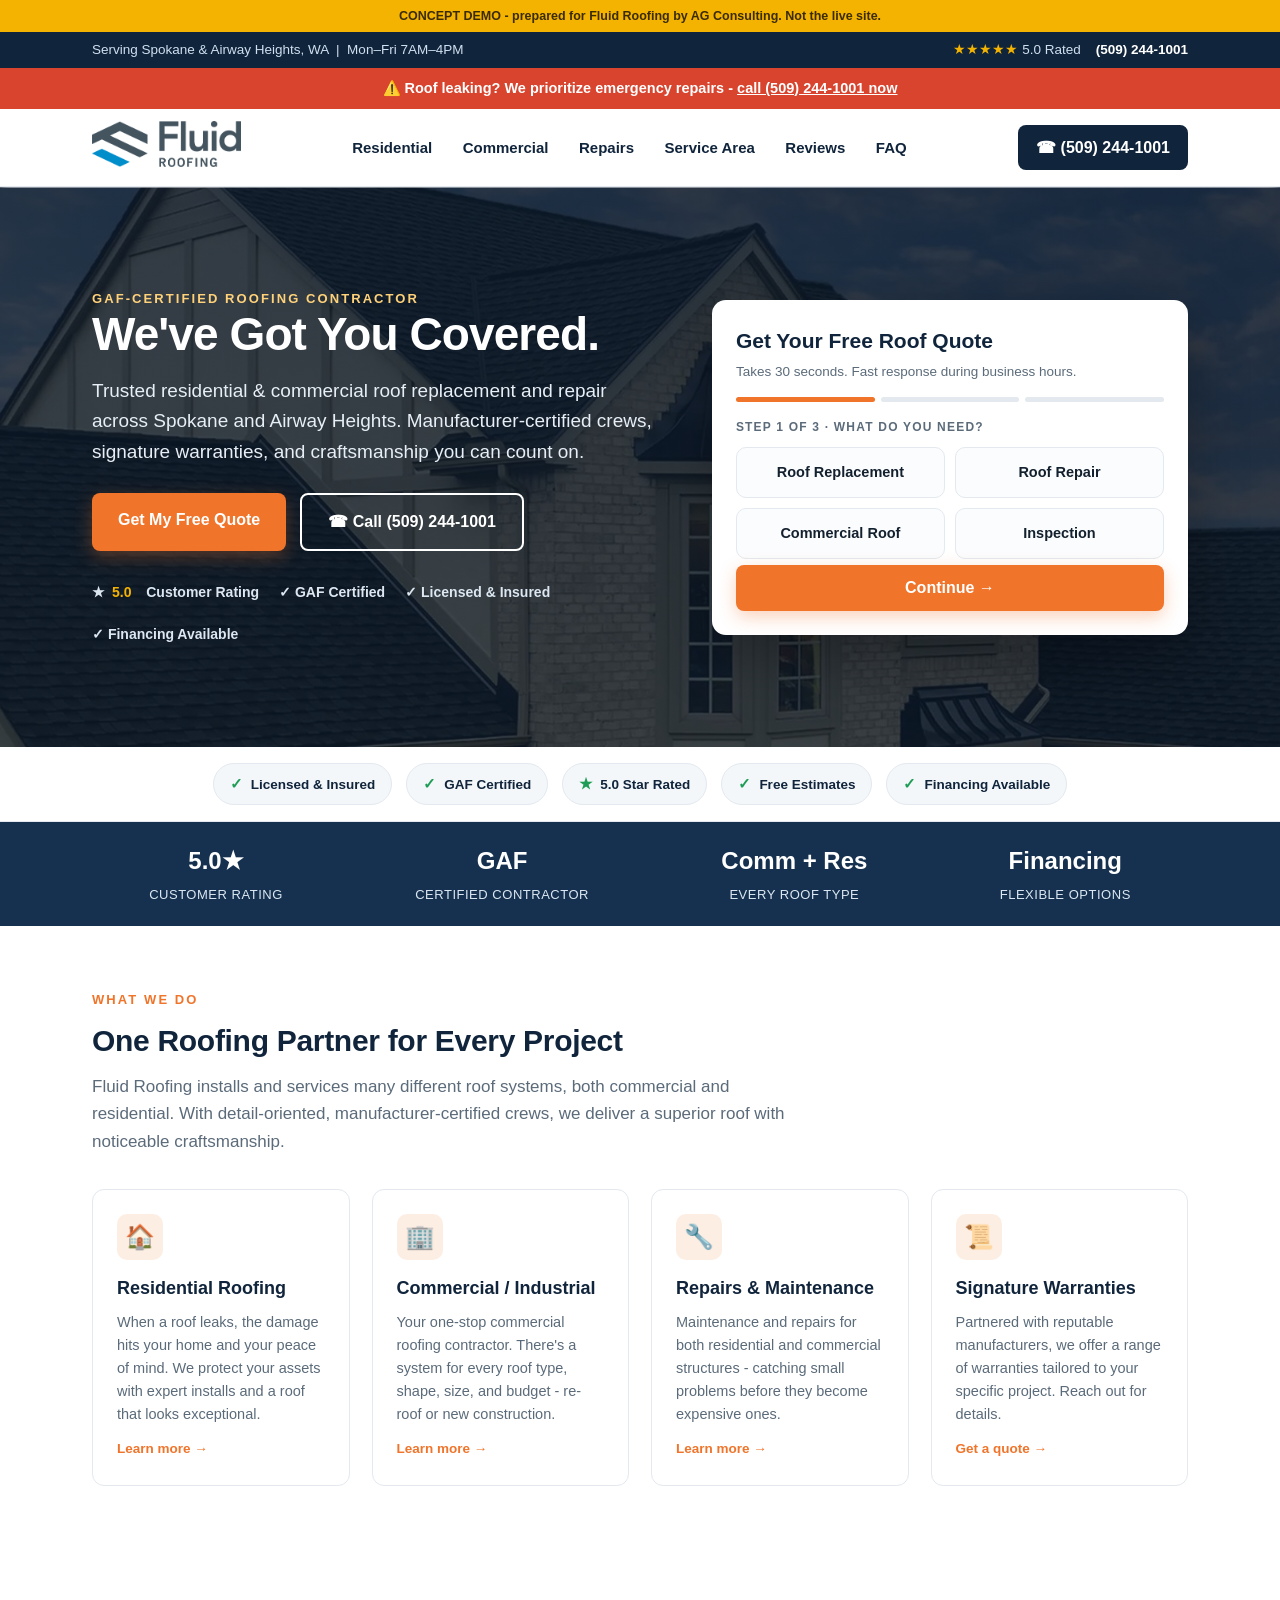
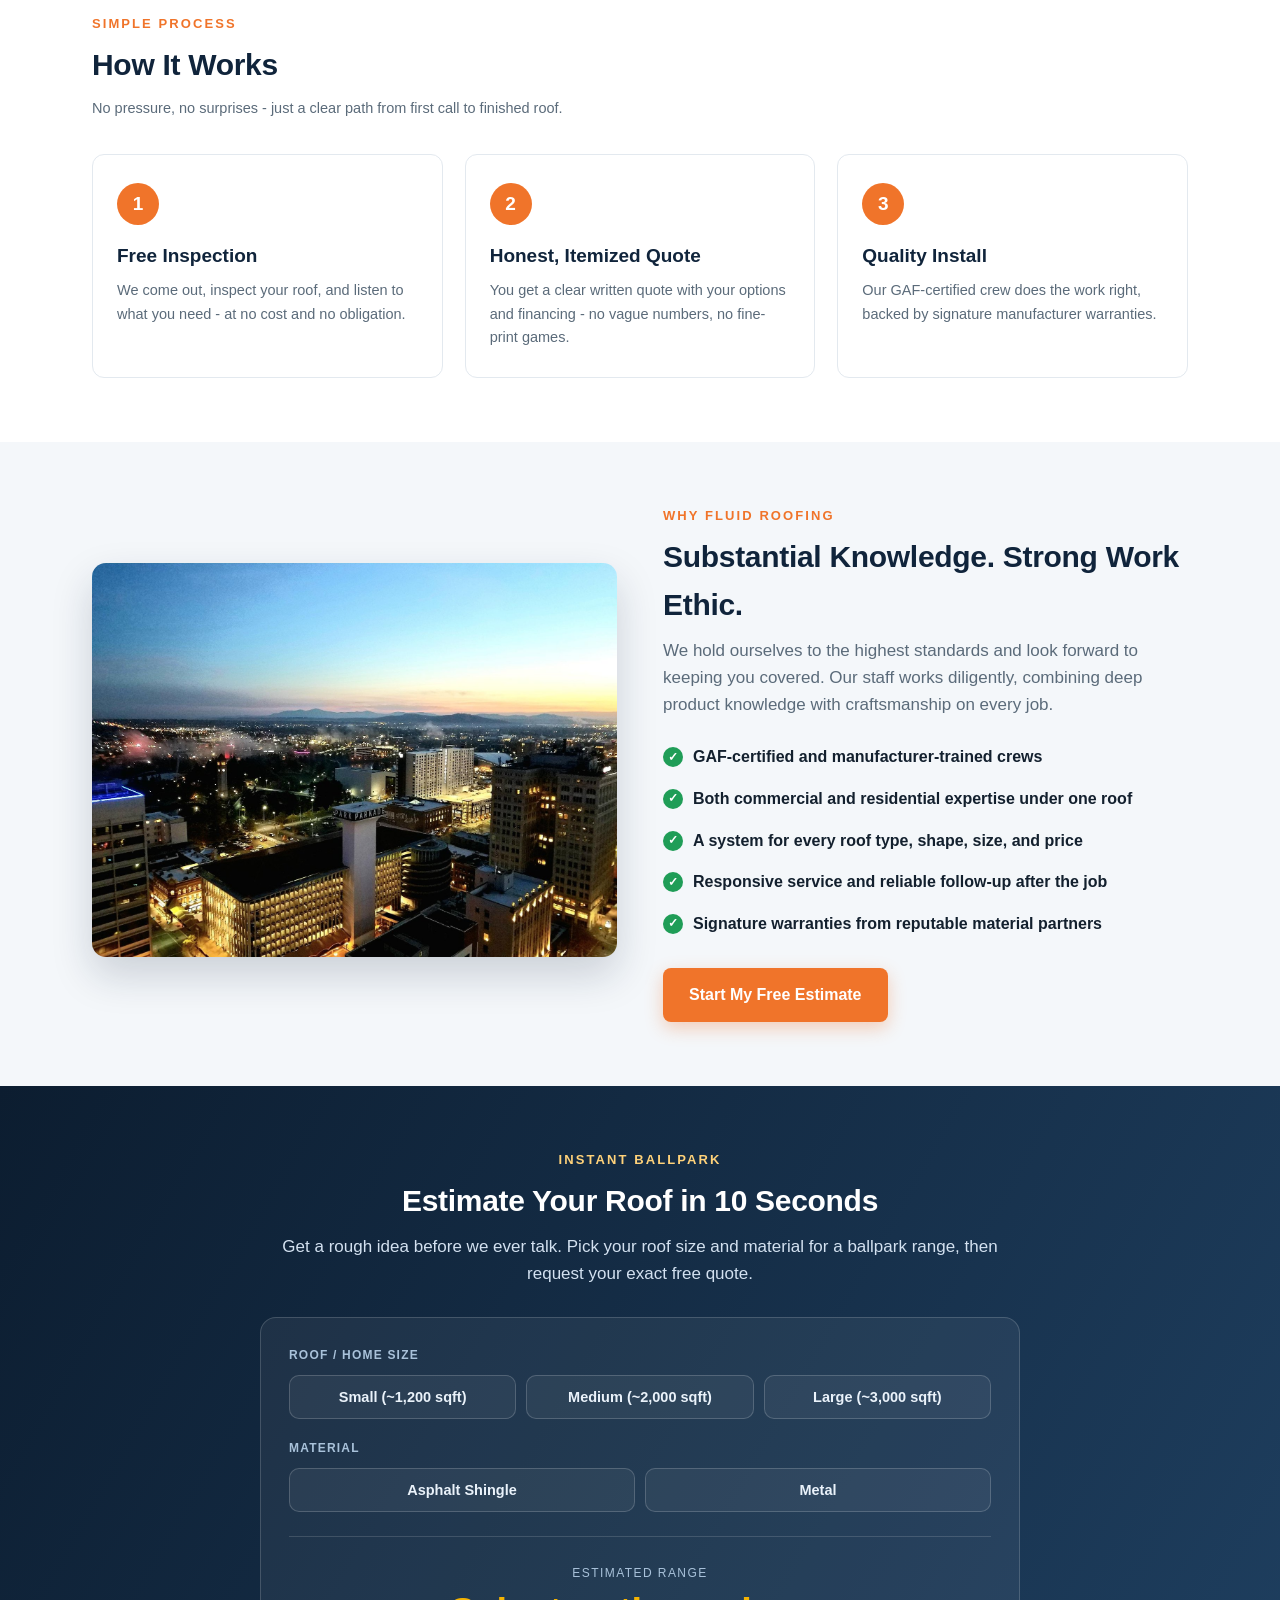
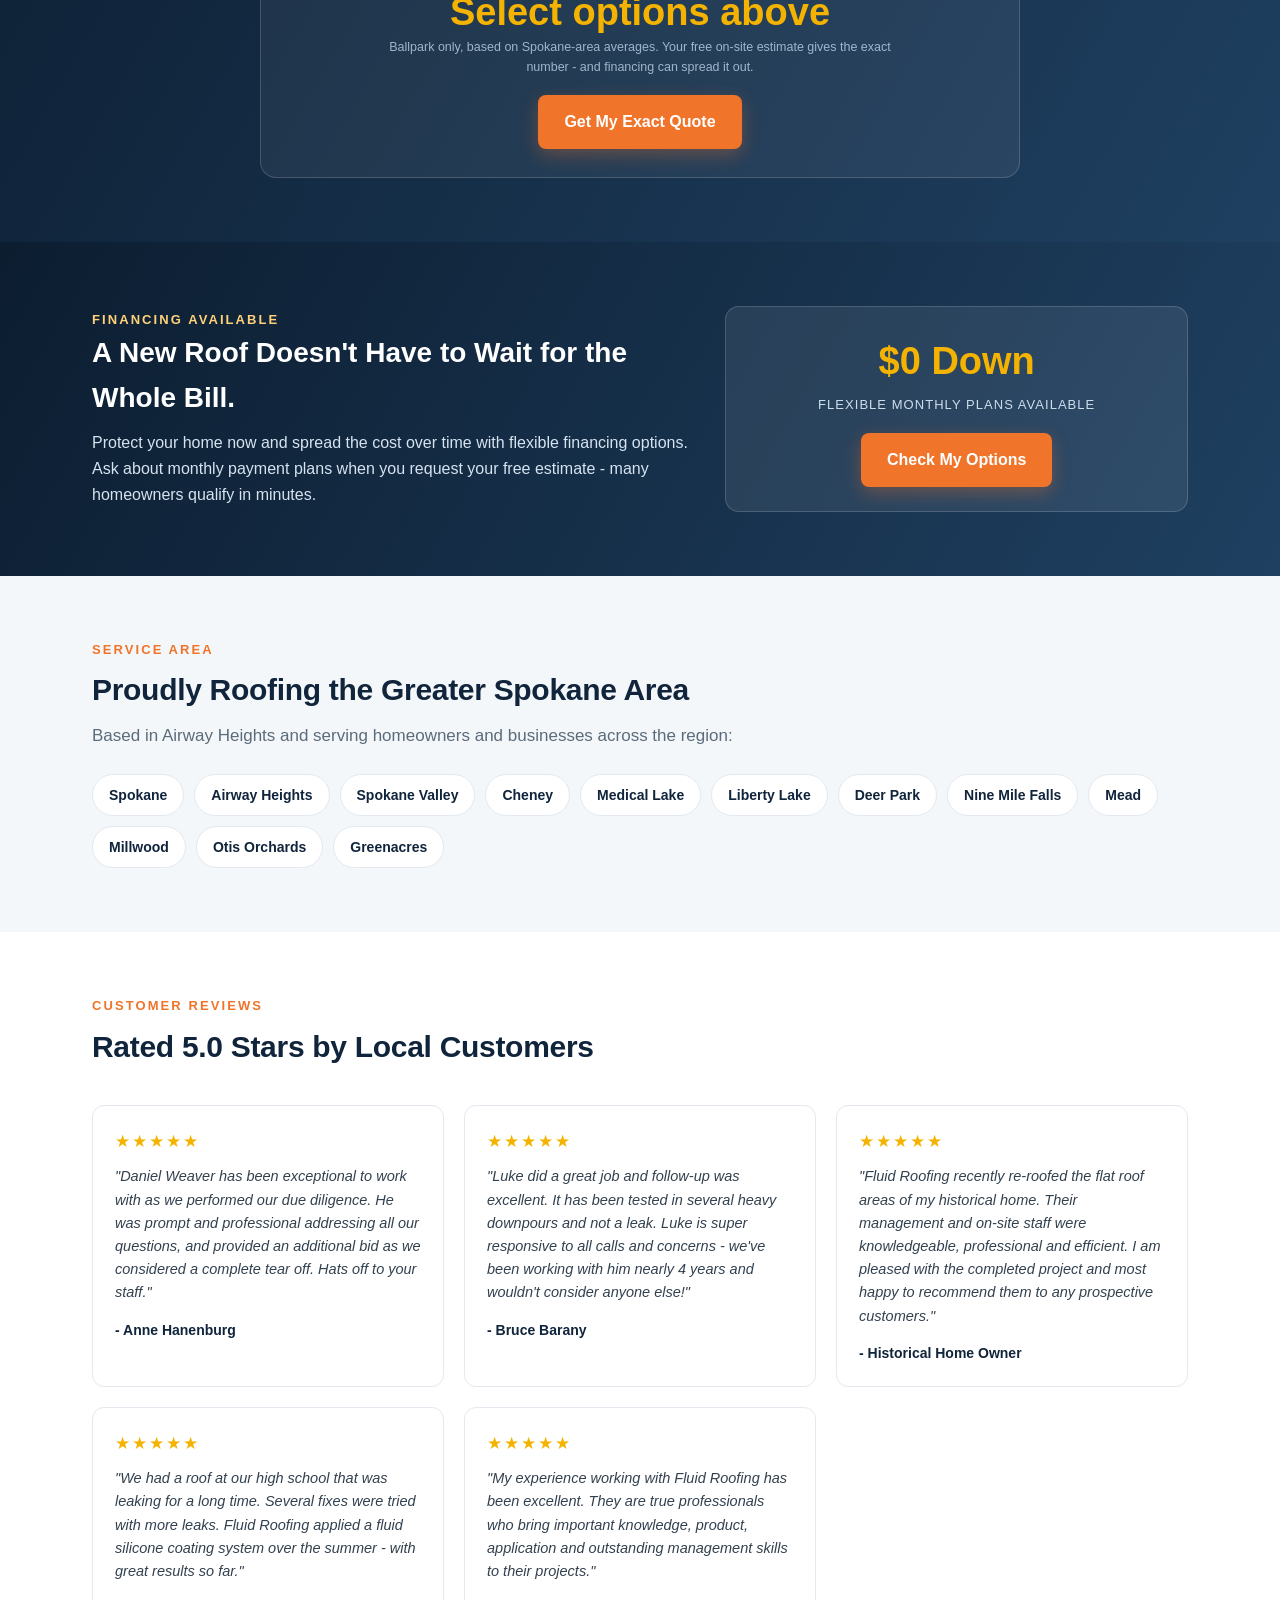
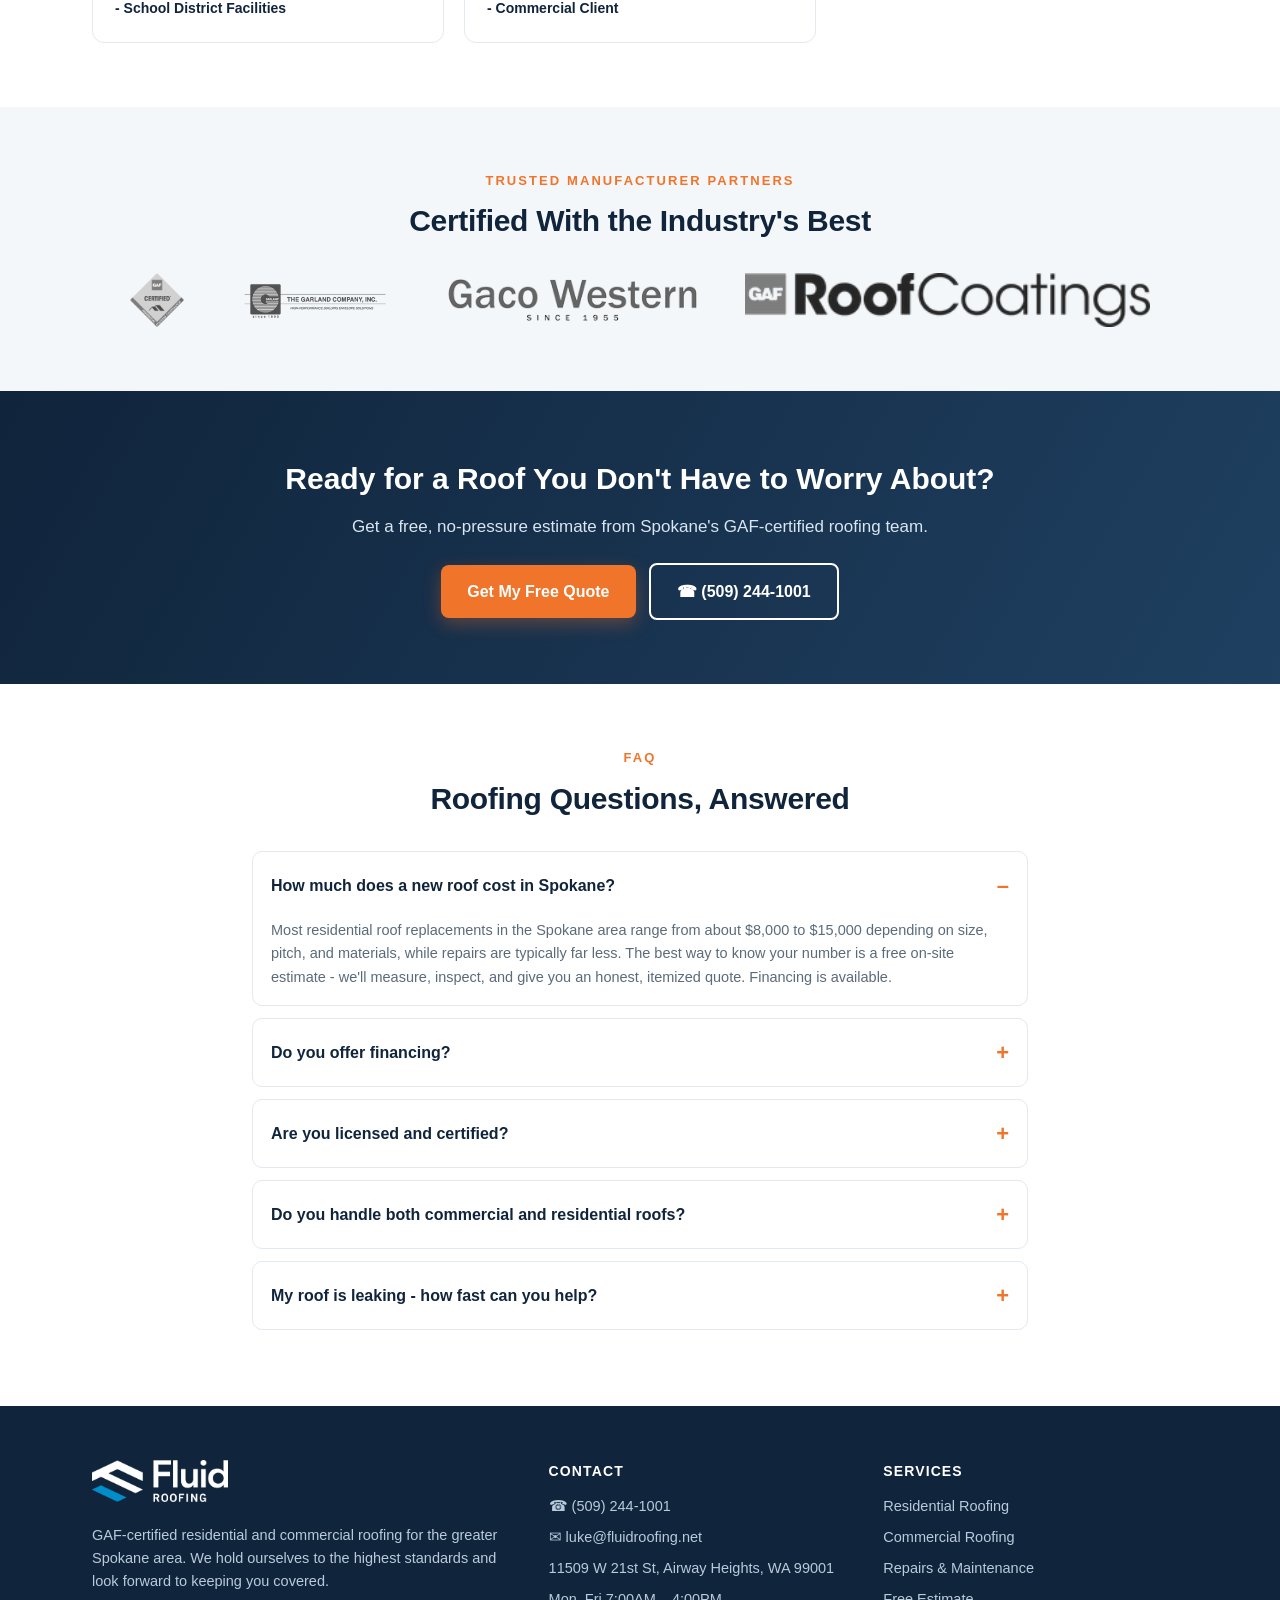
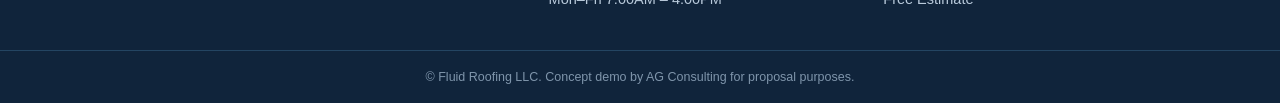
<file: index.html>
<!DOCTYPE html>
<html lang="en">
<head>
<meta charset="utf-8">
<meta name="viewport" content="width=device-width, initial-scale=1">
<title>Fluid Roofing | Roof Repair &amp; Replacement in Spokane &amp; Airway Heights, WA</title>
<meta name="description" content="Fluid Roofing LLC - GAF-certified residential &amp; commercial roofing in Spokane and Airway Heights, WA. Roof replacement, repairs, free estimates, financing available. Rated 5.0 stars. Call (509) 244-1001.">
<link rel="icon" type="image/svg+xml" href="favicon.svg">
<meta property="og:title" content="Fluid Roofing | Spokane &amp; Airway Heights Roofing Experts">
<meta property="og:description" content="GAF-certified residential &amp; commercial roofing. Free estimates, financing available, rated 5.0 stars. Call (509) 244-1001.">
<meta property="og:type" content="website">
<meta property="og:url" content="https://andrei170.github.io/fluid-roofing-demo/">
<meta property="og:image" content="https://andrei170.github.io/fluid-roofing-demo/images/hero.jpg">
<meta name="twitter:card" content="summary_large_image">
<link rel="stylesheet" href="styles.css">
</head>
<body>

<div class="demoflag">CONCEPT DEMO - prepared for Fluid Roofing by AG Consulting. Not the live site.</div>

<div class="topbar"><div class="wrap">
  <div>Serving Spokane &amp; Airway Heights, WA &nbsp;|&nbsp; Mon&ndash;Fri 7AM&ndash;4PM</div>
  <div><span class="stars">&#9733;&#9733;&#9733;&#9733;&#9733;</span> 5.0 Rated &nbsp;&nbsp; <a href="tel:+15092441001">(509) 244-1001</a></div>
</div></div>

<div class="emerg">&#9888;&#65039; Roof leaking? We prioritize emergency repairs - <a href="tel:+15092441001">call (509) 244-1001 now</a></div>

<header><div class="wrap">
  <a href="index.html"><img class="logo" src="images/logo.png" alt="Fluid Roofing LLC"></a>
  <nav class="main">
    <a href="residential.html">Residential</a>
    <a href="commercial.html">Commercial</a>
    <a href="repairs.html">Repairs</a>
    <a href="#areas">Service Area</a>
    <a href="#reviews">Reviews</a>
    <a href="#faq">FAQ</a>
  </nav>
  <a class="callbtn" href="tel:+15092441001">&#9742; (509) 244-1001</a>
</div></header>

<section class="hero" style="padding:0">
  <div class="wrap">
    <div>
      <div class="eyebrow" style="color:#ffd27a">GAF-Certified Roofing Contractor</div>
      <h1>We've Got You Covered.</h1>
      <p class="sub">Trusted residential &amp; commercial roof replacement and repair across Spokane and Airway Heights. Manufacturer-certified crews, signature warranties, and craftsmanship you can count on.</p>
      <div class="cta">
        <a class="btn" href="#quote">Get My Free Quote</a>
        <a class="btn ghost" href="tel:+15092441001">&#9742; Call (509) 244-1001</a>
      </div>
      <div class="badges">
        <span>&#9733; <b>5.0</b>&nbsp; Customer Rating</span>
        <span>&#10003; GAF Certified</span>
        <span>&#10003; Licensed &amp; Insured</span>
        <span>&#10003; Financing Available</span>
      </div>
    </div>

    <div class="quote" id="quote">
      <h3>Get Your Free Roof Quote</h3>
      <p class="small">Takes 30 seconds. Fast response during business hours.</p>
      <div class="progress"><i class="on"></i><i></i><i></i></div>
      <form id="qform">
        <input type="hidden" name="service" id="svc">

        <div class="step active">
          <div class="steplabel">Step 1 of 3 &middot; What do you need?</div>
          <div class="opts">
            <div class="opt" data-v="Roof Replacement">Roof Replacement</div>
            <div class="opt" data-v="Roof Repair">Roof Repair</div>
            <div class="opt" data-v="Commercial Roofing">Commercial Roof</div>
            <div class="opt" data-v="Inspection / Maintenance">Inspection</div>
          </div>
          <div class="err" id="svcErr">Please pick one to continue.</div>
          <div class="formnav"><button type="button" class="btn" data-next>Continue &rarr;</button></div>
        </div>

        <div class="step">
          <div class="steplabel">Step 2 of 3 &middot; A few details</div>
          <input name="city" placeholder="City (e.g. Spokane)">
          <select name="timeline">
            <option value="">When do you need it done?</option>
            <option>Emergency - ASAP</option>
            <option>Within 2 weeks</option>
            <option>This month</option>
            <option>Just getting quotes</option>
          </select>
          <textarea name="msg" rows="2" placeholder="Briefly describe your roof (optional)"></textarea>
          <div class="formnav">
            <button type="button" class="btn back" data-back>&larr; Back</button>
            <button type="button" class="btn" data-next>Continue &rarr;</button>
          </div>
        </div>

        <div class="step">
          <div class="steplabel">Step 3 of 3 &middot; Where do we send the quote?</div>
          <input name="name" placeholder="Full name">
          <div class="row2">
            <input name="phone" type="tel" placeholder="Phone">
            <input name="email" type="email" placeholder="Email">
          </div>
          <div class="err" id="contactErr">Name and phone are required.</div>
          <div class="formnav">
            <button type="button" class="btn back" data-back>&larr; Back</button>
            <button type="submit" class="btn">Get My Free Quote &rarr;</button>
          </div>
        </div>
      </form>
      <div class="ok" id="qok"><b>&#10003; Request received!</b>A Fluid Roofing team member will reach out shortly to schedule your free estimate. Need us now? Call (509) 244-1001.</div>
    </div>
  </div>
</section>

<div class="tbadges"><div class="wrap">
  <span class="tbadge"><span class="d">&#10003;</span> Licensed &amp; Insured</span>
  <span class="tbadge"><span class="d">&#10003;</span> GAF Certified</span>
  <span class="tbadge"><span class="d">&#9733;</span> 5.0 Star Rated</span>
  <span class="tbadge"><span class="d">&#10003;</span> Free Estimates</span>
  <span class="tbadge"><span class="d">&#10003;</span> Financing Available</span>
</div></div>

<div class="trust"><div class="wrap">
  <div class="item"><b>5.0&#9733;</b><span>Customer Rating</span></div>
  <div class="item"><b>GAF</b><span>Certified Contractor</span></div>
  <div class="item"><b>Comm + Res</b><span>Every Roof Type</span></div>
  <div class="item"><b>Financing</b><span>Flexible Options</span></div>
</div></div>

<section id="services"><div class="wrap reveal">
  <div class="eyebrow">What We Do</div>
  <h2 class="sec">One Roofing Partner for Every Project</h2>
  <p class="lead">Fluid Roofing installs and services many different roof systems, both commercial and residential. With detail-oriented, manufacturer-certified crews, we deliver a superior roof with noticeable craftsmanship.</p>
  <div class="grid3">
    <div class="card"><div class="ic">&#127968;</div><h3><a href="residential.html">Residential Roofing</a></h3><p>When a roof leaks, the damage hits your home and your peace of mind. We protect your assets with expert installs and a roof that looks exceptional.</p><a class="more" href="residential.html">Learn more &rarr;</a></div>
    <div class="card"><div class="ic">&#127970;</div><h3><a href="commercial.html">Commercial / Industrial</a></h3><p>Your one-stop commercial roofing contractor. There's a system for every roof type, shape, size, and budget - re-roof or new construction.</p><a class="more" href="commercial.html">Learn more &rarr;</a></div>
    <div class="card"><div class="ic">&#128295;</div><h3><a href="repairs.html">Repairs &amp; Maintenance</a></h3><p>Maintenance and repairs for both residential and commercial structures - catching small problems before they become expensive ones.</p><a class="more" href="repairs.html">Learn more &rarr;</a></div>
    <div class="card"><div class="ic">&#128220;</div><h3>Signature Warranties</h3><p>Partnered with reputable manufacturers, we offer a range of warranties tailored to your specific project. Reach out for details.</p><a class="more" href="#quote">Get a quote &rarr;</a></div>
  </div>
</div></section>

<section class="how"><div class="wrap reveal">
  <div class="eyebrow">Simple Process</div>
  <h2 class="sec">How It Works</h2>
  <p class="lead">No pressure, no surprises - just a clear path from first call to finished roof.</p>
  <div class="steps">
    <div class="stp"><div class="n">1</div><h3>Free Inspection</h3><p>We come out, inspect your roof, and listen to what you need - at no cost and no obligation.</p></div>
    <div class="stp"><div class="n">2</div><h3>Honest, Itemized Quote</h3><p>You get a clear written quote with your options and financing - no vague numbers, no fine-print games.</p></div>
    <div class="stp"><div class="n">3</div><h3>Quality Install</h3><p>Our GAF-certified crew does the work right, backed by signature manufacturer warranties.</p></div>
  </div>
</div></section>

<section id="why" style="background:var(--bg)"><div class="wrap split reveal">
  <div><img src="images/project1.jpg" alt="Fluid Roofing completed project" loading="lazy"></div>
  <div>
    <div class="eyebrow">Why Fluid Roofing</div>
    <h2 class="sec">Substantial Knowledge. Strong Work Ethic.</h2>
    <p class="lead">We hold ourselves to the highest standards and look forward to keeping you covered. Our staff works diligently, combining deep product knowledge with craftsmanship on every job.</p>
    <ul class="ticks">
      <li>GAF-certified and manufacturer-trained crews</li>
      <li>Both commercial and residential expertise under one roof</li>
      <li>A system for every roof type, shape, size, and price</li>
      <li>Responsive service and reliable follow-up after the job</li>
      <li>Signature warranties from reputable material partners</li>
    </ul>
    <div style="margin-top:24px"><a class="btn" href="#quote">Start My Free Estimate</a></div>
  </div>
</div></section>

<section class="calc"><div class="wrap reveal">
  <div class="eyebrow" style="color:#ffd27a">Instant Ballpark</div>
  <h2 class="sec" style="color:#fff">Estimate Your Roof in 10 Seconds</h2>
  <p class="lead">Get a rough idea before we ever talk. Pick your roof size and material for a ballpark range, then request your exact free quote.</p>
  <div class="calcbox" id="calcbox">
    <div class="calcrow">
      <label>Roof / home size</label>
      <div class="segbtns" id="sizeBtns">
        <button type="button" data-sqft="1200">Small (~1,200 sqft)</button>
        <button type="button" data-sqft="2000">Medium (~2,000 sqft)</button>
        <button type="button" data-sqft="3000">Large (~3,000 sqft)</button>
      </div>
    </div>
    <div class="calcrow">
      <label>Material</label>
      <div class="segbtns" id="matBtns">
        <button type="button" data-mat="asphalt">Asphalt Shingle</button>
        <button type="button" data-mat="metal">Metal</button>
      </div>
    </div>
    <div class="calcout">
      <span>Estimated range</span>
      <div class="range" id="calcRange">Select options above</div>
      <p class="disc">Ballpark only, based on Spokane-area averages. Your free on-site estimate gives the exact number - and financing can spread it out.</p>
      <a class="btn" href="#quote">Get My Exact Quote</a>
    </div>
  </div>
</div></section>

<section class="fin"><div class="wrap reveal">
  <div>
    <div class="eyebrow" style="color:#ffd27a">Financing Available</div>
    <h2>A New Roof Doesn't Have to Wait for the Whole Bill.</h2>
    <p>Protect your home now and spread the cost over time with flexible financing options. Ask about monthly payment plans when you request your free estimate - many homeowners qualify in minutes.</p>
  </div>
  <div class="pricebox">
    <div class="big">$0 Down</div>
    <span>Flexible monthly plans available</span>
    <div style="margin-top:16px"><a class="btn" href="#quote">Check My Options</a></div>
  </div>
</div></section>

<section id="areas" class="area"><div class="wrap reveal">
  <div class="eyebrow">Service Area</div>
  <h2 class="sec">Proudly Roofing the Greater Spokane Area</h2>
  <p class="lead">Based in Airway Heights and serving homeowners and businesses across the region:</p>
  <div class="chips">
    <a href="roofing-spokane.html">Spokane</a><a href="roofing-airway-heights.html">Airway Heights</a>
    <span>Spokane Valley</span><span>Cheney</span><span>Medical Lake</span><span>Liberty Lake</span>
    <span>Deer Park</span><span>Nine Mile Falls</span><span>Mead</span><span>Millwood</span><span>Otis Orchards</span><span>Greenacres</span>
  </div>
</div></section>

<section id="reviews"><div class="wrap reveal">
  <div class="eyebrow">Customer Reviews</div>
  <h2 class="sec">Rated 5.0 Stars by Local Customers</h2>
  <div class="revgrid">
    <div class="rev"><div class="s">&#9733;&#9733;&#9733;&#9733;&#9733;</div><p>"Daniel Weaver has been exceptional to work with as we performed our due diligence. He was prompt and professional addressing all our questions, and provided an additional bid as we considered a complete tear off. Hats off to your staff."</p><div class="who">- Anne Hanenburg</div></div>
    <div class="rev"><div class="s">&#9733;&#9733;&#9733;&#9733;&#9733;</div><p>"Luke did a great job and follow-up was excellent. It has been tested in several heavy downpours and not a leak. Luke is super responsive to all calls and concerns - we've been working with him nearly 4 years and wouldn't consider anyone else!"</p><div class="who">- Bruce Barany</div></div>
    <div class="rev"><div class="s">&#9733;&#9733;&#9733;&#9733;&#9733;</div><p>"Fluid Roofing recently re-roofed the flat roof areas of my historical home. Their management and on-site staff were knowledgeable, professional and efficient. I am pleased with the completed project and most happy to recommend them to any prospective customers."</p><div class="who">- Historical Home Owner</div></div>
    <div class="rev"><div class="s">&#9733;&#9733;&#9733;&#9733;&#9733;</div><p>"We had a roof at our high school that was leaking for a long time. Several fixes were tried with more leaks. Fluid Roofing applied a fluid silicone coating system over the summer - with great results so far."</p><div class="who">- School District Facilities</div></div>
    <div class="rev"><div class="s">&#9733;&#9733;&#9733;&#9733;&#9733;</div><p>"My experience working with Fluid Roofing has been excellent. They are true professionals who bring important knowledge, product, application and outstanding management skills to their projects."</p><div class="who">- Commercial Client</div></div>
  </div>
</div></section>

<section class="certs" style="background:var(--bg)"><div class="wrap reveal">
  <div class="eyebrow">Trusted Manufacturer Partners</div>
  <h2 class="sec">Certified With the Industry's Best</h2>
  <div class="certrow">
    <img src="images/cert-gaf.png" alt="GAF Certified" loading="lazy">
    <img src="images/cert-garland.png" alt="Garland" loading="lazy">
    <img src="images/cert-gaco.png" alt="Gaco Western" loading="lazy">
    <img src="images/cert-roofcoatings.png" alt="Roof Coatings" loading="lazy">
  </div>
</div></section>

<section class="band"><div class="wrap reveal">
  <h2>Ready for a Roof You Don't Have to Worry About?</h2>
  <p>Get a free, no-pressure estimate from Spokane's GAF-certified roofing team.</p>
  <a class="btn" href="#quote">Get My Free Quote</a> &nbsp;
  <a class="btn ghost" href="tel:+15092441001">&#9742; (509) 244-1001</a>
</div></section>

<section id="faq"><div class="wrap reveal" style="max-width:820px">
  <div class="eyebrow" style="text-align:center;display:block">FAQ</div>
  <h2 class="sec" style="text-align:center">Roofing Questions, Answered</h2>
  <div style="margin-top:28px">
    <details open><summary>How much does a new roof cost in Spokane?</summary><p>Most residential roof replacements in the Spokane area range from about $8,000 to $15,000 depending on size, pitch, and materials, while repairs are typically far less. The best way to know your number is a free on-site estimate - we'll measure, inspect, and give you an honest, itemized quote. Financing is available.</p></details>
    <details><summary>Do you offer financing?</summary><p>Yes. We offer flexible monthly payment options so you can protect your home now and spread the cost over time. Ask about plans when you request your free estimate.</p></details>
    <details><summary>Are you licensed and certified?</summary><p>Fluid Roofing is a GAF-certified, manufacturer-trained roofing contractor serving Washington. Our crews are trained on the systems we install, and our work is backed by signature manufacturer warranties.</p></details>
    <details><summary>Do you handle both commercial and residential roofs?</summary><p>We do. Fluid Roofing installs and services systems for residential homes and commercial/industrial buildings - from re-roofs to new construction to silicone coating systems.</p></details>
    <details><summary>My roof is leaking - how fast can you help?</summary><p>Leaks get priority. Call us at (509) 244-1001 or submit the form and we'll get back to you quickly to assess the damage before it spreads.</p></details>
  </div>
</div></section>

<footer><div class="wrap">
  <div>
    <img src="images/logo-white.png" alt="Fluid Roofing LLC" loading="lazy">
    <p>GAF-certified residential and commercial roofing for the greater Spokane area. We hold ourselves to the highest standards and look forward to keeping you covered.</p>
  </div>
  <div>
    <h4>Contact</h4>
    <div class="li">&#9742; <a href="tel:+15092441001">(509) 244-1001</a></div>
    <div class="li">&#9993; <a href="mailto:luke@fluidroofing.net">luke@fluidroofing.net</a></div>
    <div class="li">11509 W 21st St, Airway Heights, WA 99001</div>
    <div class="li">Mon&ndash;Fri 7:00AM &ndash; 4:00PM</div>
  </div>
  <div>
    <h4>Services</h4>
    <div class="li"><a href="residential.html">Residential Roofing</a></div>
    <div class="li"><a href="commercial.html">Commercial Roofing</a></div>
    <div class="li"><a href="repairs.html">Repairs &amp; Maintenance</a></div>
    <div class="li"><a href="#quote">Free Estimate</a></div>
  </div>
</div>
<div class="subfoot">&copy; Fluid Roofing LLC. Concept demo by AG Consulting for proposal purposes.</div>
</footer>

<a class="mcall" href="tel:+15092441001">&#9742; Tap to Call (509) 244-1001</a>

<script type="application/ld+json">
{
  "@context":"https://schema.org","@type":"RoofingContractor",
  "name":"Fluid Roofing LLC",
  "image":"https://andrei170.github.io/fluid-roofing-demo/images/logo.png",
  "telephone":"+1-509-244-1001","email":"luke@fluidroofing.net",
  "url":"https://andrei170.github.io/fluid-roofing-demo/","priceRange":"$$",
  "address":{"@type":"PostalAddress","streetAddress":"11509 W 21st St","addressLocality":"Airway Heights","addressRegion":"WA","postalCode":"99001","addressCountry":"US"},
  "areaServed":["Spokane","Airway Heights","Spokane Valley","Cheney","Medical Lake","Liberty Lake","Deer Park"],
  "aggregateRating":{"@type":"AggregateRating","ratingValue":"5.0","reviewCount":"10"},
  "openingHours":"Mo-Fr 07:00-16:00"
}
</script>
<script type="application/ld+json">
{"@context":"https://schema.org","@type":"FAQPage","mainEntity":[
{"@type":"Question","name":"How much does a new roof cost in Spokane?","acceptedAnswer":{"@type":"Answer","text":"Most residential roof replacements in the Spokane area range from about $8,000 to $15,000 depending on size, pitch, and materials, while repairs are typically far less. We give free, itemized on-site estimates, and financing is available."}},
{"@type":"Question","name":"Do you offer financing?","acceptedAnswer":{"@type":"Answer","text":"Yes. We offer flexible monthly payment options so you can protect your home now and spread the cost over time. Ask about plans when you request your free estimate."}},
{"@type":"Question","name":"Are you licensed and certified?","acceptedAnswer":{"@type":"Answer","text":"Fluid Roofing is a GAF-certified, manufacturer-trained roofing contractor serving Washington, with work backed by signature manufacturer warranties."}},
{"@type":"Question","name":"Do you handle both commercial and residential roofs?","acceptedAnswer":{"@type":"Answer","text":"Yes. Fluid Roofing installs and services systems for residential homes and commercial/industrial buildings, from re-roofs to new construction to silicone coating systems."}},
{"@type":"Question","name":"My roof is leaking - how fast can you help?","acceptedAnswer":{"@type":"Answer","text":"Leaks get priority. Call (509) 244-1001 or submit the form and we'll get back to you quickly to assess the damage before it spreads."}}
]}
</script>
<script src="script.js"></script>
</body>
</html>
</file>
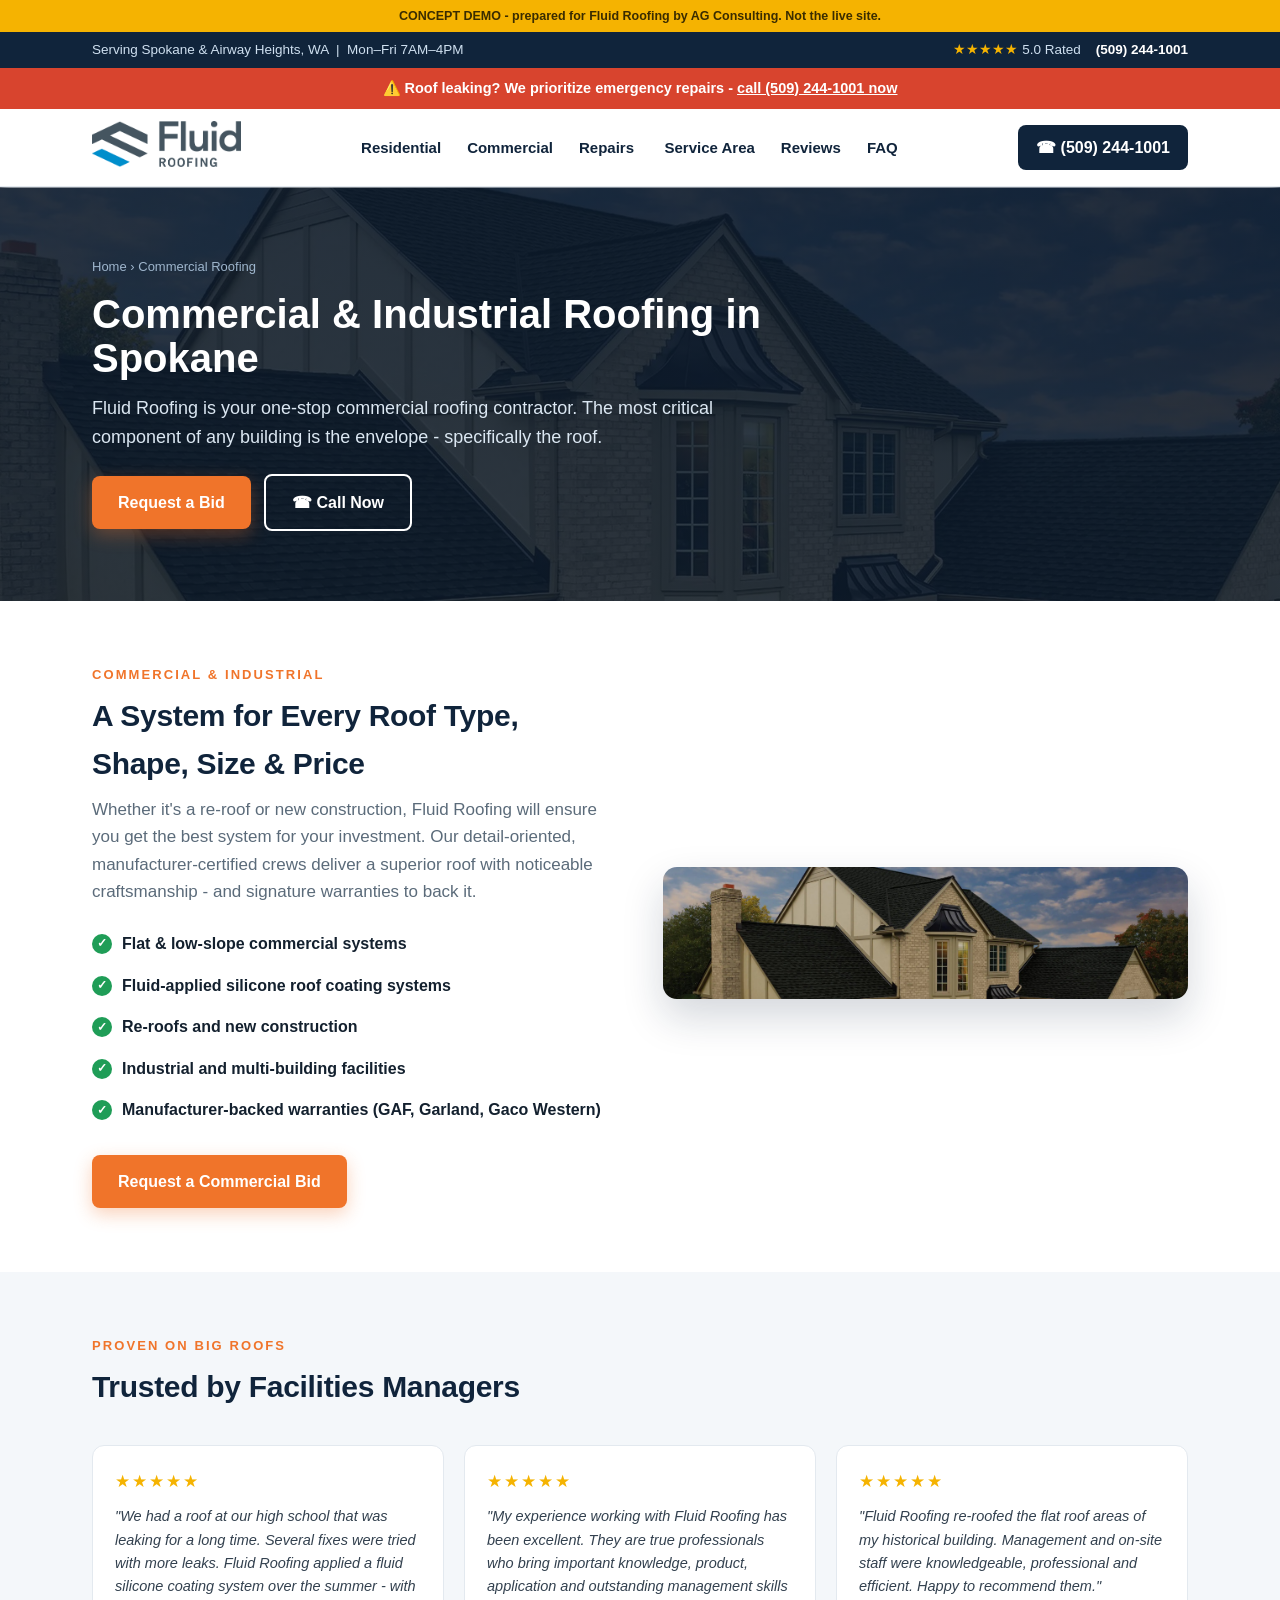
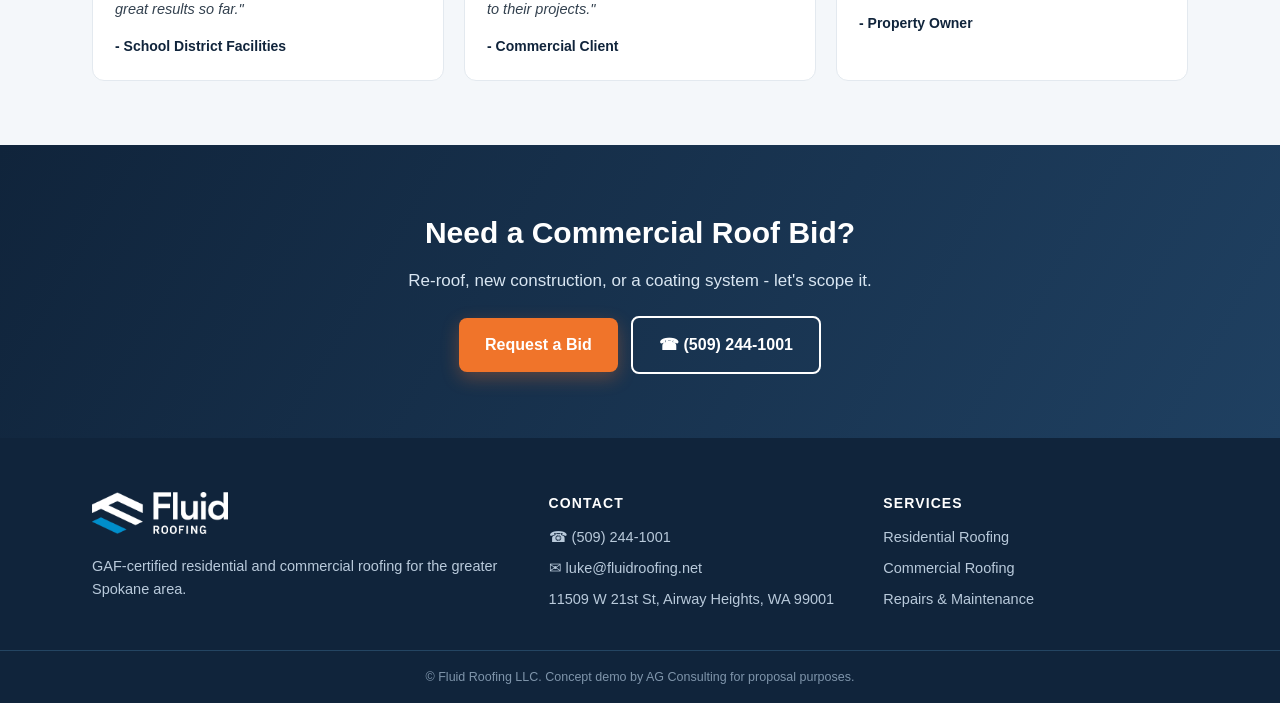
<file: commercial.html>
<!DOCTYPE html>
<html lang="en">
<head>
<meta charset="utf-8">
<meta name="viewport" content="width=device-width, initial-scale=1">
<title>Commercial &amp; Industrial Roofing in Spokane, WA | Fluid Roofing</title>
<meta name="description" content="Commercial and industrial roofing in Spokane &amp; Airway Heights - re-roofs, new construction, and fluid-applied silicone coating systems. GAF certified. Call (509) 244-1001.">
<link rel="icon" type="image/svg+xml" href="favicon.svg">
<link rel="stylesheet" href="styles.css">
</head>
<body>
<div class="demoflag">CONCEPT DEMO - prepared for Fluid Roofing by AG Consulting. Not the live site.</div>
<div class="topbar"><div class="wrap">
  <div>Serving Spokane &amp; Airway Heights, WA &nbsp;|&nbsp; Mon&ndash;Fri 7AM&ndash;4PM</div>
  <div><span class="stars">&#9733;&#9733;&#9733;&#9733;&#9733;</span> 5.0 Rated &nbsp;&nbsp; <a href="tel:+15092441001">(509) 244-1001</a></div>
</div></div>
<div class="emerg">&#9888;&#65039; Roof leaking? We prioritize emergency repairs - <a href="tel:+15092441001">call (509) 244-1001 now</a></div>
<header><div class="wrap">
  <a href="index.html"><img class="logo" src="images/logo.png" alt="Fluid Roofing LLC"></a>
  <nav class="main">
    <a href="residential.html">Residential</a><a href="commercial.html">Commercial</a><a href="repairs.html">Repairs</a>
    <a href="index.html#areas">Service Area</a><a href="index.html#reviews">Reviews</a><a href="index.html#faq">FAQ</a>
  </nav>
  <a class="callbtn" href="tel:+15092441001">&#9742; (509) 244-1001</a>
</div></header>

<div class="pagehero"><div class="wrap">
  <div class="crumb"><a href="index.html">Home</a> &rsaquo; Commercial Roofing</div>
  <h1>Commercial &amp; Industrial Roofing in Spokane</h1>
  <p>Fluid Roofing is your one-stop commercial roofing contractor. The most critical component of any building is the envelope - specifically the roof.</p>
  <div style="margin-top:22px"><a class="btn" href="index.html#quote">Request a Bid</a> &nbsp; <a class="btn ghost" href="tel:+15092441001">&#9742; Call Now</a></div>
</div></div>

<section><div class="wrap split reveal">
  <div>
    <div class="eyebrow">Commercial &amp; Industrial</div>
    <h2 class="sec">A System for Every Roof Type, Shape, Size &amp; Price</h2>
    <p class="lead">Whether it's a re-roof or new construction, Fluid Roofing will ensure you get the best system for your investment. Our detail-oriented, manufacturer-certified crews deliver a superior roof with noticeable craftsmanship - and signature warranties to back it.</p>
    <ul class="ticks">
      <li>Flat &amp; low-slope commercial systems</li>
      <li>Fluid-applied silicone roof coating systems</li>
      <li>Re-roofs and new construction</li>
      <li>Industrial and multi-building facilities</li>
      <li>Manufacturer-backed warranties (GAF, Garland, Gaco Western)</li>
    </ul>
    <div style="margin-top:24px"><a class="btn" href="index.html#quote">Request a Commercial Bid</a></div>
  </div>
  <div><img src="images/hero.jpg" alt="Commercial roofing project" loading="lazy" style="border-radius:14px"></div>
</div></section>

<section style="background:var(--bg)"><div class="wrap reveal">
  <div class="eyebrow">Proven on Big Roofs</div>
  <h2 class="sec">Trusted by Facilities Managers</h2>
  <div class="revgrid">
    <div class="rev"><div class="s">&#9733;&#9733;&#9733;&#9733;&#9733;</div><p>"We had a roof at our high school that was leaking for a long time. Several fixes were tried with more leaks. Fluid Roofing applied a fluid silicone coating system over the summer - with great results so far."</p><div class="who">- School District Facilities</div></div>
    <div class="rev"><div class="s">&#9733;&#9733;&#9733;&#9733;&#9733;</div><p>"My experience working with Fluid Roofing has been excellent. They are true professionals who bring important knowledge, product, application and outstanding management skills to their projects."</p><div class="who">- Commercial Client</div></div>
    <div class="rev"><div class="s">&#9733;&#9733;&#9733;&#9733;&#9733;</div><p>"Fluid Roofing re-roofed the flat roof areas of my historical building. Management and on-site staff were knowledgeable, professional and efficient. Happy to recommend them."</p><div class="who">- Property Owner</div></div>
  </div>
</div></section>

<section class="band"><div class="wrap reveal">
  <h2>Need a Commercial Roof Bid?</h2>
  <p>Re-roof, new construction, or a coating system - let's scope it.</p>
  <a class="btn" href="index.html#quote">Request a Bid</a> &nbsp; <a class="btn ghost" href="tel:+15092441001">&#9742; (509) 244-1001</a>
</div></section>

<footer><div class="wrap">
  <div><img src="images/logo-white.png" alt="Fluid Roofing LLC" loading="lazy"><p>GAF-certified residential and commercial roofing for the greater Spokane area.</p></div>
  <div><h4>Contact</h4><div class="li">&#9742; <a href="tel:+15092441001">(509) 244-1001</a></div><div class="li">&#9993; <a href="mailto:luke@fluidroofing.net">luke@fluidroofing.net</a></div><div class="li">11509 W 21st St, Airway Heights, WA 99001</div></div>
  <div><h4>Services</h4><div class="li"><a href="residential.html">Residential Roofing</a></div><div class="li"><a href="commercial.html">Commercial Roofing</a></div><div class="li"><a href="repairs.html">Repairs &amp; Maintenance</a></div></div>
</div><div class="subfoot">&copy; Fluid Roofing LLC. Concept demo by AG Consulting for proposal purposes.</div></footer>
<a class="mcall" href="tel:+15092441001">&#9742; Tap to Call (509) 244-1001</a>
<script type="application/ld+json">
{"@context":"https://schema.org","@type":"BreadcrumbList","itemListElement":[
{"@type":"ListItem","position":1,"name":"Home","item":"https://andrei170.github.io/fluid-roofing-demo/"},
{"@type":"ListItem","position":2,"name":"Commercial Roofing","item":"https://andrei170.github.io/fluid-roofing-demo/commercial.html"}]}
</script>
<script src="script.js"></script>
</body>
</html>
</file>
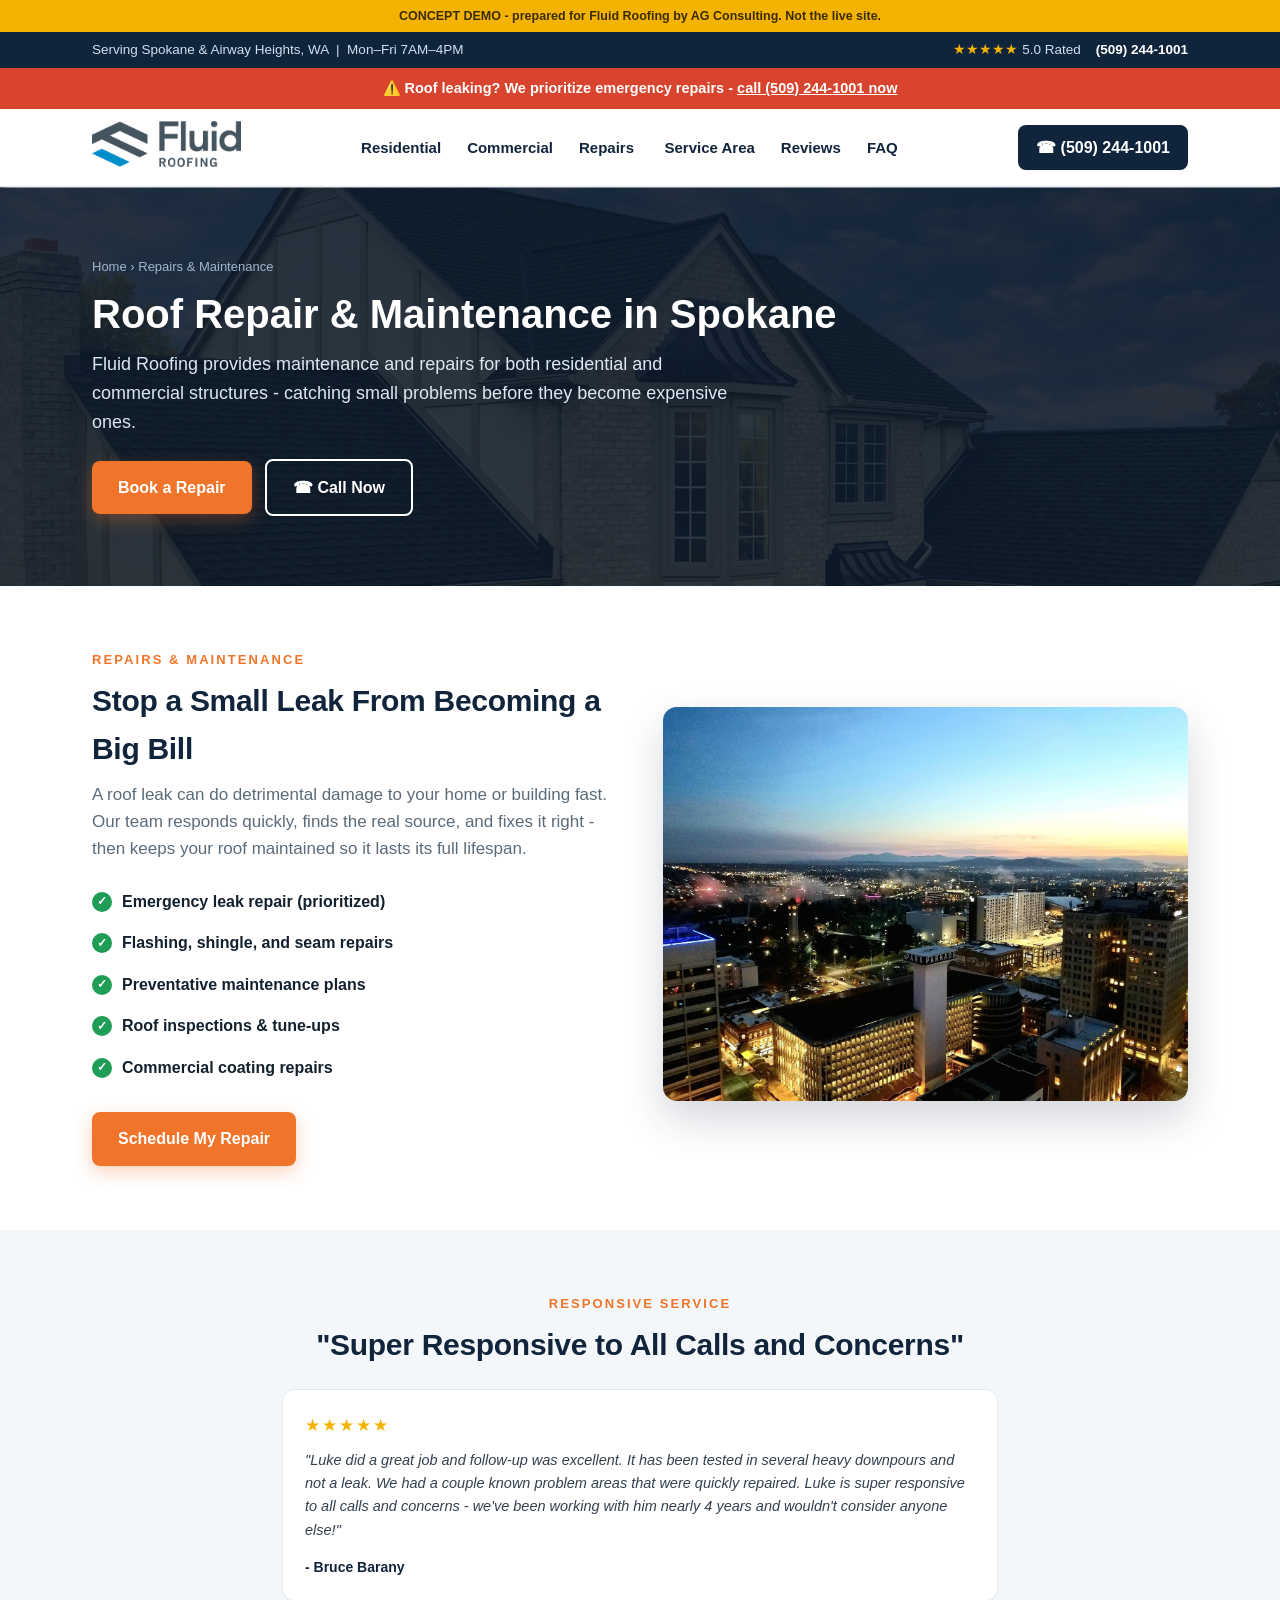
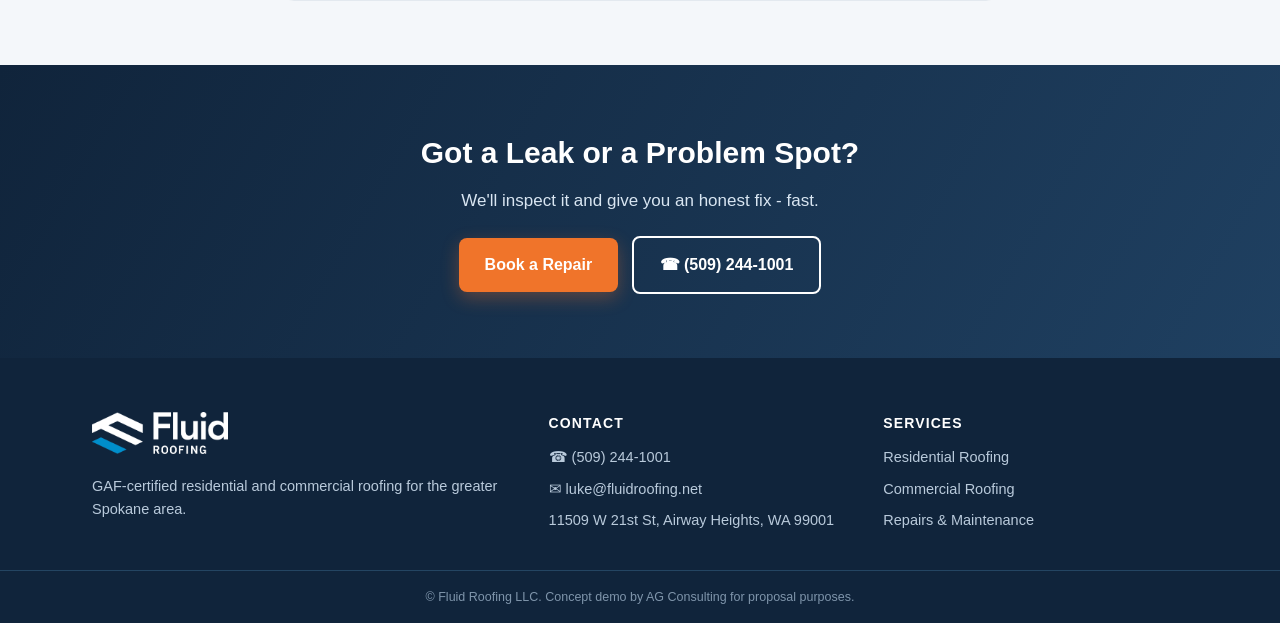
<file: repairs.html>
<!DOCTYPE html>
<html lang="en">
<head>
<meta charset="utf-8">
<meta name="viewport" content="width=device-width, initial-scale=1">
<title>Roof Repair &amp; Maintenance in Spokane, WA | Fluid Roofing</title>
<meta name="description" content="Fast, reliable roof repair and maintenance in Spokane &amp; Airway Heights for homes and businesses. Leak repair prioritized. GAF certified. Call (509) 244-1001.">
<link rel="icon" type="image/svg+xml" href="favicon.svg">
<link rel="stylesheet" href="styles.css">
</head>
<body>
<div class="demoflag">CONCEPT DEMO - prepared for Fluid Roofing by AG Consulting. Not the live site.</div>
<div class="topbar"><div class="wrap">
  <div>Serving Spokane &amp; Airway Heights, WA &nbsp;|&nbsp; Mon&ndash;Fri 7AM&ndash;4PM</div>
  <div><span class="stars">&#9733;&#9733;&#9733;&#9733;&#9733;</span> 5.0 Rated &nbsp;&nbsp; <a href="tel:+15092441001">(509) 244-1001</a></div>
</div></div>
<div class="emerg">&#9888;&#65039; Roof leaking? We prioritize emergency repairs - <a href="tel:+15092441001">call (509) 244-1001 now</a></div>
<header><div class="wrap">
  <a href="index.html"><img class="logo" src="images/logo.png" alt="Fluid Roofing LLC"></a>
  <nav class="main">
    <a href="residential.html">Residential</a><a href="commercial.html">Commercial</a><a href="repairs.html">Repairs</a>
    <a href="index.html#areas">Service Area</a><a href="index.html#reviews">Reviews</a><a href="index.html#faq">FAQ</a>
  </nav>
  <a class="callbtn" href="tel:+15092441001">&#9742; (509) 244-1001</a>
</div></header>

<div class="pagehero"><div class="wrap">
  <div class="crumb"><a href="index.html">Home</a> &rsaquo; Repairs &amp; Maintenance</div>
  <h1>Roof Repair &amp; Maintenance in Spokane</h1>
  <p>Fluid Roofing provides maintenance and repairs for both residential and commercial structures - catching small problems before they become expensive ones.</p>
  <div style="margin-top:22px"><a class="btn" href="index.html#quote">Book a Repair</a> &nbsp; <a class="btn ghost" href="tel:+15092441001">&#9742; Call Now</a></div>
</div></div>

<section><div class="wrap split reveal">
  <div>
    <div class="eyebrow">Repairs &amp; Maintenance</div>
    <h2 class="sec">Stop a Small Leak From Becoming a Big Bill</h2>
    <p class="lead">A roof leak can do detrimental damage to your home or building fast. Our team responds quickly, finds the real source, and fixes it right - then keeps your roof maintained so it lasts its full lifespan.</p>
    <ul class="ticks">
      <li>Emergency leak repair (prioritized)</li>
      <li>Flashing, shingle, and seam repairs</li>
      <li>Preventative maintenance plans</li>
      <li>Roof inspections &amp; tune-ups</li>
      <li>Commercial coating repairs</li>
    </ul>
    <div style="margin-top:24px"><a class="btn" href="index.html#quote">Schedule My Repair</a></div>
  </div>
  <div><img src="images/project1.jpg" alt="Roof repair project" loading="lazy"></div>
</div></section>

<section style="background:var(--bg)"><div class="wrap reveal" style="text-align:center;max-width:760px">
  <div class="eyebrow" style="display:block">Responsive Service</div>
  <h2 class="sec">"Super Responsive to All Calls and Concerns"</h2>
  <div class="rev" style="margin-top:20px;text-align:left"><div class="s">&#9733;&#9733;&#9733;&#9733;&#9733;</div><p>"Luke did a great job and follow-up was excellent. It has been tested in several heavy downpours and not a leak. We had a couple known problem areas that were quickly repaired. Luke is super responsive to all calls and concerns - we've been working with him nearly 4 years and wouldn't consider anyone else!"</p><div class="who">- Bruce Barany</div></div>
</div></section>

<section class="band"><div class="wrap reveal">
  <h2>Got a Leak or a Problem Spot?</h2>
  <p>We'll inspect it and give you an honest fix - fast.</p>
  <a class="btn" href="index.html#quote">Book a Repair</a> &nbsp; <a class="btn ghost" href="tel:+15092441001">&#9742; (509) 244-1001</a>
</div></section>

<footer><div class="wrap">
  <div><img src="images/logo-white.png" alt="Fluid Roofing LLC" loading="lazy"><p>GAF-certified residential and commercial roofing for the greater Spokane area.</p></div>
  <div><h4>Contact</h4><div class="li">&#9742; <a href="tel:+15092441001">(509) 244-1001</a></div><div class="li">&#9993; <a href="mailto:luke@fluidroofing.net">luke@fluidroofing.net</a></div><div class="li">11509 W 21st St, Airway Heights, WA 99001</div></div>
  <div><h4>Services</h4><div class="li"><a href="residential.html">Residential Roofing</a></div><div class="li"><a href="commercial.html">Commercial Roofing</a></div><div class="li"><a href="repairs.html">Repairs &amp; Maintenance</a></div></div>
</div><div class="subfoot">&copy; Fluid Roofing LLC. Concept demo by AG Consulting for proposal purposes.</div></footer>
<a class="mcall" href="tel:+15092441001">&#9742; Tap to Call (509) 244-1001</a>
<script type="application/ld+json">
{"@context":"https://schema.org","@type":"BreadcrumbList","itemListElement":[
{"@type":"ListItem","position":1,"name":"Home","item":"https://andrei170.github.io/fluid-roofing-demo/"},
{"@type":"ListItem","position":2,"name":"Repairs &amp; Maintenance","item":"https://andrei170.github.io/fluid-roofing-demo/repairs.html"}]}
</script>
<script src="script.js"></script>
</body>
</html>
</file>
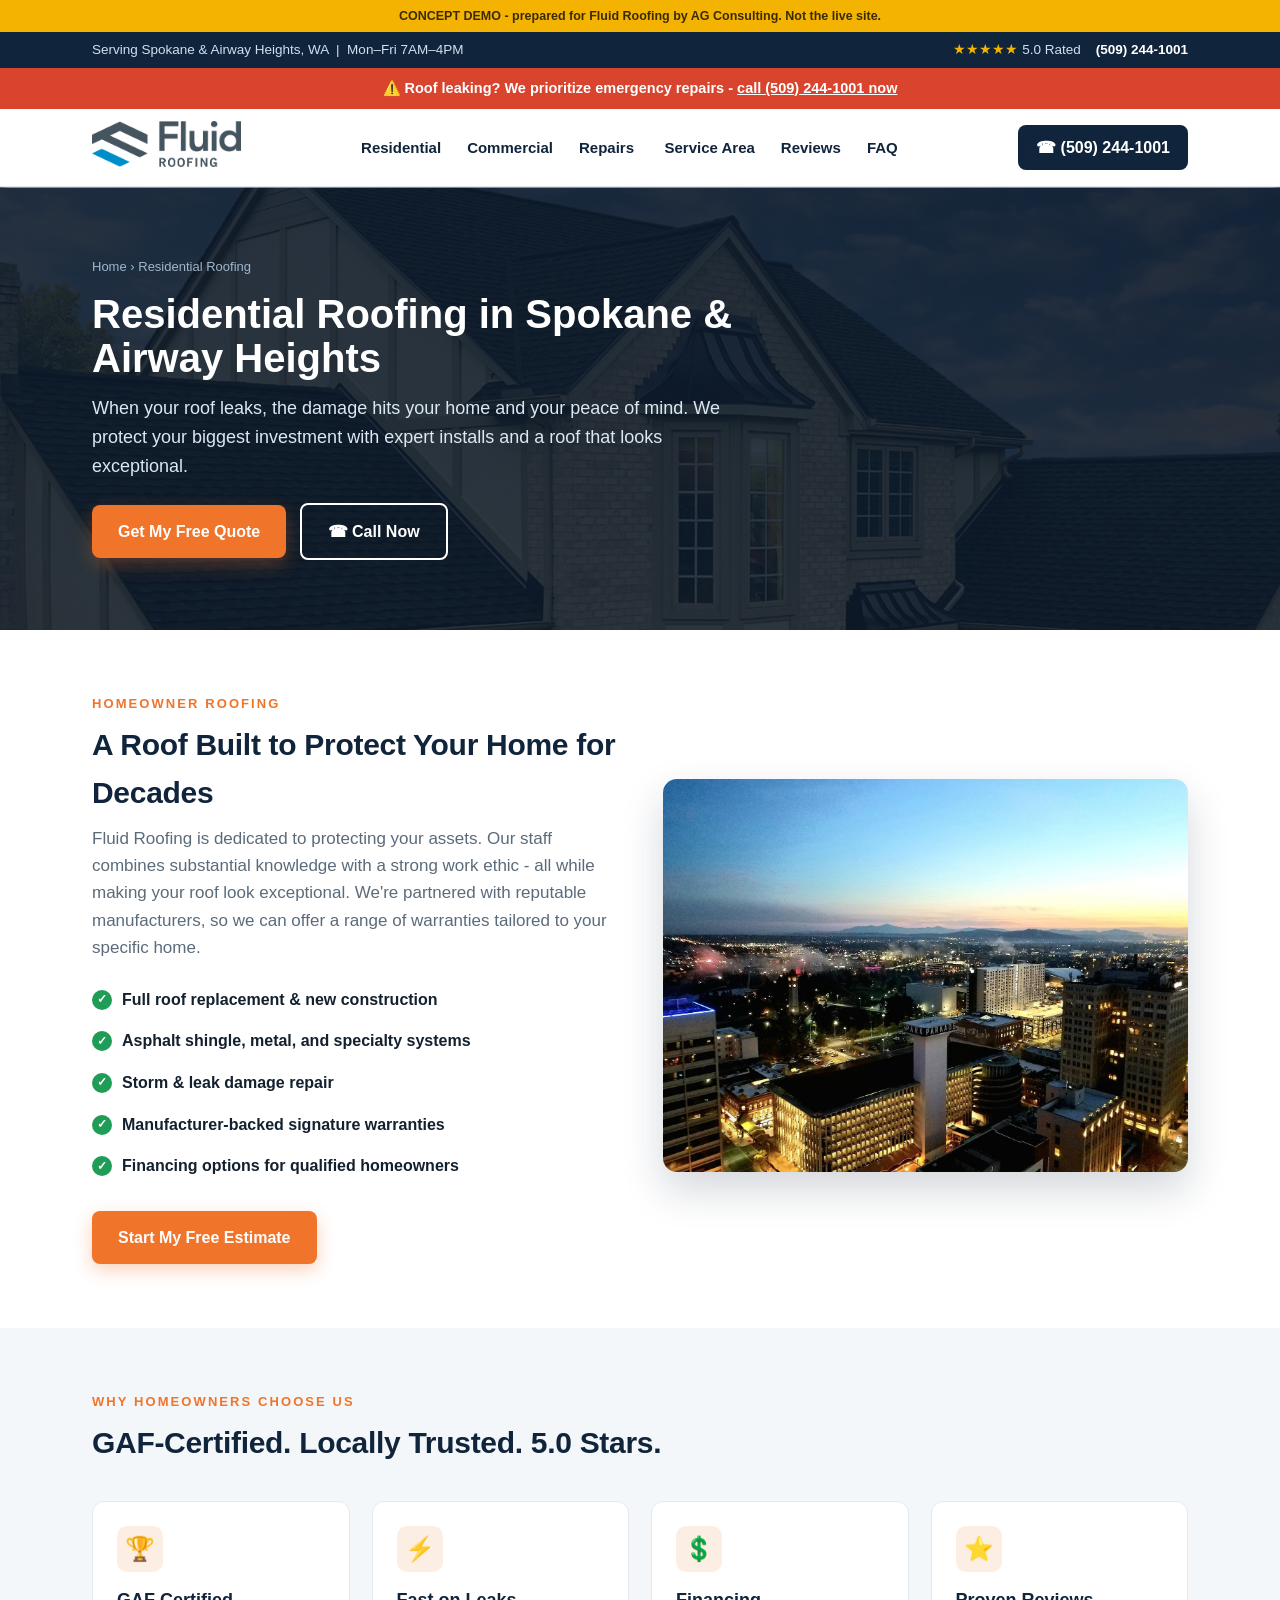
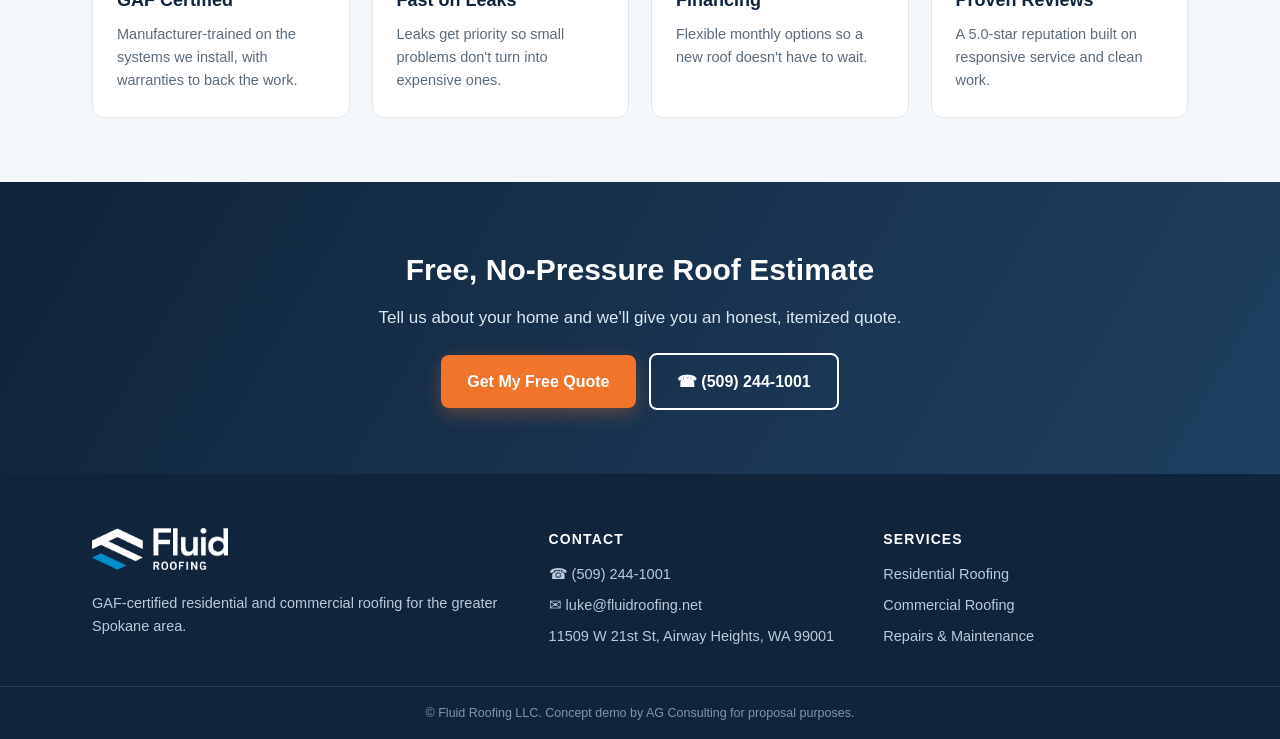
<file: residential.html>
<!DOCTYPE html>
<html lang="en">
<head>
<meta charset="utf-8">
<meta name="viewport" content="width=device-width, initial-scale=1">
<title>Residential Roofing in Spokane &amp; Airway Heights, WA | Fluid Roofing</title>
<meta name="description" content="Expert residential roof replacement and repair in Spokane &amp; Airway Heights. GAF-certified, financing available, rated 5.0 stars. Free estimates - call (509) 244-1001.">
<link rel="icon" type="image/svg+xml" href="favicon.svg">
<link rel="stylesheet" href="styles.css">
</head>
<body>
<div class="demoflag">CONCEPT DEMO - prepared for Fluid Roofing by AG Consulting. Not the live site.</div>
<div class="topbar"><div class="wrap">
  <div>Serving Spokane &amp; Airway Heights, WA &nbsp;|&nbsp; Mon&ndash;Fri 7AM&ndash;4PM</div>
  <div><span class="stars">&#9733;&#9733;&#9733;&#9733;&#9733;</span> 5.0 Rated &nbsp;&nbsp; <a href="tel:+15092441001">(509) 244-1001</a></div>
</div></div>
<div class="emerg">&#9888;&#65039; Roof leaking? We prioritize emergency repairs - <a href="tel:+15092441001">call (509) 244-1001 now</a></div>
<header><div class="wrap">
  <a href="index.html"><img class="logo" src="images/logo.png" alt="Fluid Roofing LLC"></a>
  <nav class="main">
    <a href="residential.html">Residential</a><a href="commercial.html">Commercial</a><a href="repairs.html">Repairs</a>
    <a href="index.html#areas">Service Area</a><a href="index.html#reviews">Reviews</a><a href="index.html#faq">FAQ</a>
  </nav>
  <a class="callbtn" href="tel:+15092441001">&#9742; (509) 244-1001</a>
</div></header>

<div class="pagehero"><div class="wrap">
  <div class="crumb"><a href="index.html">Home</a> &rsaquo; Residential Roofing</div>
  <h1>Residential Roofing in Spokane &amp; Airway Heights</h1>
  <p>When your roof leaks, the damage hits your home and your peace of mind. We protect your biggest investment with expert installs and a roof that looks exceptional.</p>
  <div style="margin-top:22px"><a class="btn" href="index.html#quote">Get My Free Quote</a> &nbsp; <a class="btn ghost" href="tel:+15092441001">&#9742; Call Now</a></div>
</div></div>

<section><div class="wrap split reveal">
  <div>
    <div class="eyebrow">Homeowner Roofing</div>
    <h2 class="sec">A Roof Built to Protect Your Home for Decades</h2>
    <p class="lead">Fluid Roofing is dedicated to protecting your assets. Our staff combines substantial knowledge with a strong work ethic - all while making your roof look exceptional. We're partnered with reputable manufacturers, so we can offer a range of warranties tailored to your specific home.</p>
    <ul class="ticks">
      <li>Full roof replacement &amp; new construction</li>
      <li>Asphalt shingle, metal, and specialty systems</li>
      <li>Storm &amp; leak damage repair</li>
      <li>Manufacturer-backed signature warranties</li>
      <li>Financing options for qualified homeowners</li>
    </ul>
    <div style="margin-top:24px"><a class="btn" href="index.html#quote">Start My Free Estimate</a></div>
  </div>
  <div><img src="images/project1.jpg" alt="Residential roofing project" loading="lazy"></div>
</div></section>

<section style="background:var(--bg)"><div class="wrap reveal">
  <div class="eyebrow">Why Homeowners Choose Us</div>
  <h2 class="sec">GAF-Certified. Locally Trusted. 5.0 Stars.</h2>
  <div class="grid3">
    <div class="card"><div class="ic">&#127942;</div><h3>GAF Certified</h3><p>Manufacturer-trained on the systems we install, with warranties to back the work.</p></div>
    <div class="card"><div class="ic">&#9889;</div><h3>Fast on Leaks</h3><p>Leaks get priority so small problems don't turn into expensive ones.</p></div>
    <div class="card"><div class="ic">&#128178;</div><h3>Financing</h3><p>Flexible monthly options so a new roof doesn't have to wait.</p></div>
    <div class="card"><div class="ic">&#11088;</div><h3>Proven Reviews</h3><p>A 5.0-star reputation built on responsive service and clean work.</p></div>
  </div>
</div></section>

<section class="band"><div class="wrap reveal">
  <h2>Free, No-Pressure Roof Estimate</h2>
  <p>Tell us about your home and we'll give you an honest, itemized quote.</p>
  <a class="btn" href="index.html#quote">Get My Free Quote</a> &nbsp; <a class="btn ghost" href="tel:+15092441001">&#9742; (509) 244-1001</a>
</div></section>

<footer><div class="wrap">
  <div><img src="images/logo-white.png" alt="Fluid Roofing LLC" loading="lazy"><p>GAF-certified residential and commercial roofing for the greater Spokane area.</p></div>
  <div><h4>Contact</h4><div class="li">&#9742; <a href="tel:+15092441001">(509) 244-1001</a></div><div class="li">&#9993; <a href="mailto:luke@fluidroofing.net">luke@fluidroofing.net</a></div><div class="li">11509 W 21st St, Airway Heights, WA 99001</div></div>
  <div><h4>Services</h4><div class="li"><a href="residential.html">Residential Roofing</a></div><div class="li"><a href="commercial.html">Commercial Roofing</a></div><div class="li"><a href="repairs.html">Repairs &amp; Maintenance</a></div></div>
</div><div class="subfoot">&copy; Fluid Roofing LLC. Concept demo by AG Consulting for proposal purposes.</div></footer>
<a class="mcall" href="tel:+15092441001">&#9742; Tap to Call (509) 244-1001</a>
<script type="application/ld+json">
{"@context":"https://schema.org","@type":"BreadcrumbList","itemListElement":[
{"@type":"ListItem","position":1,"name":"Home","item":"https://andrei170.github.io/fluid-roofing-demo/"},
{"@type":"ListItem","position":2,"name":"Residential Roofing","item":"https://andrei170.github.io/fluid-roofing-demo/residential.html"}]}
</script>
<script src="script.js"></script>
</body>
</html>
</file>
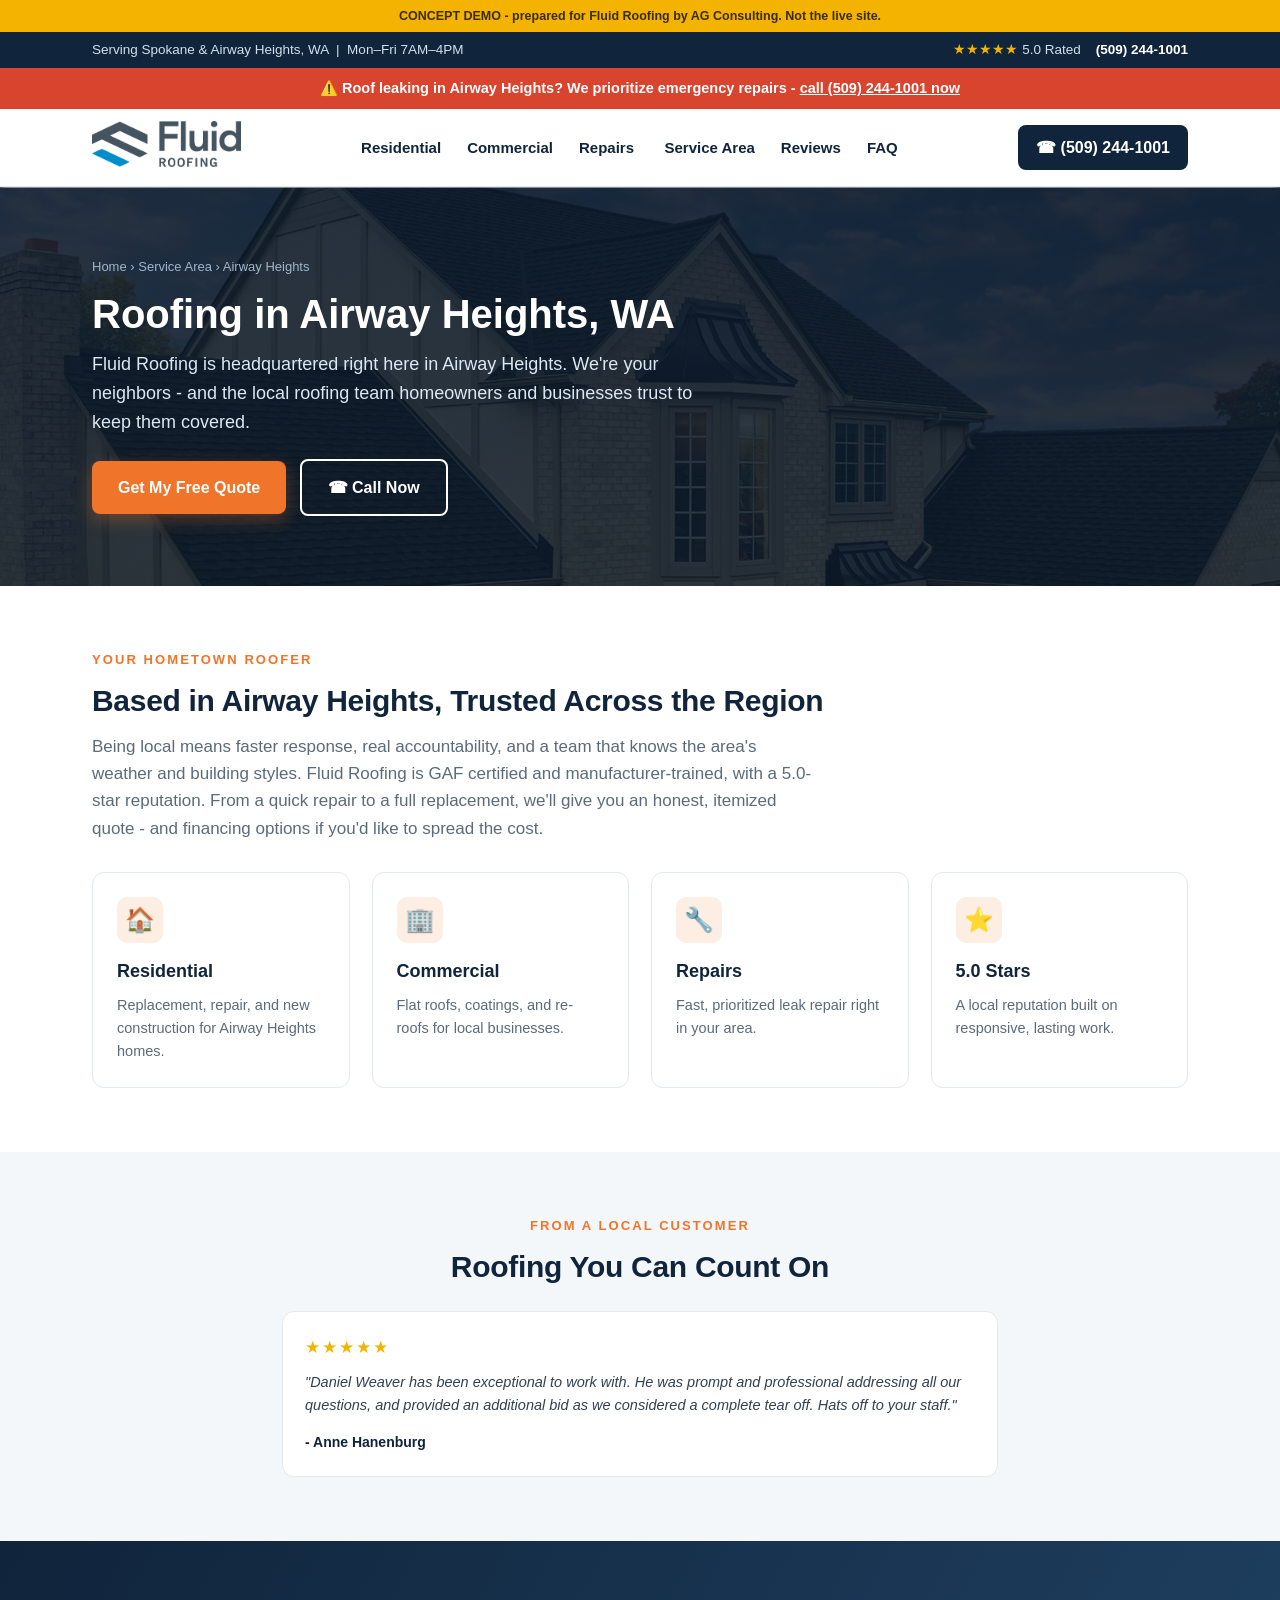
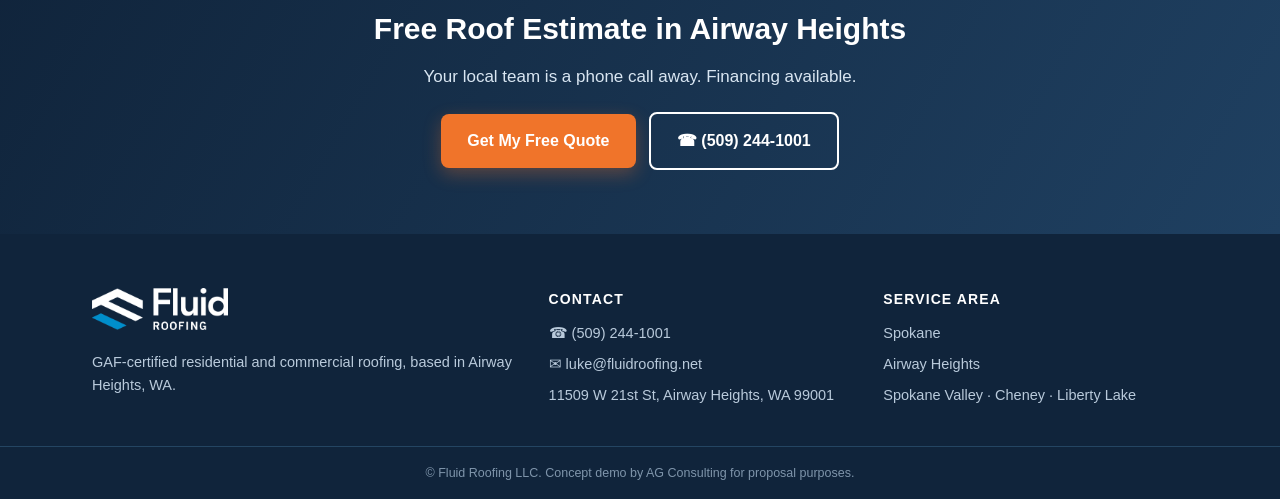
<file: roofing-airway-heights.html>
<!DOCTYPE html>
<html lang="en">
<head>
<meta charset="utf-8">
<meta name="viewport" content="width=device-width, initial-scale=1">
<title>Roofing Airway Heights, WA | Local Roof Repair &amp; Replacement | Fluid Roofing</title>
<meta name="description" content="Fluid Roofing is your local Airway Heights roofing contractor - GAF certified, 5.0 stars, residential &amp; commercial roof repair and replacement. Free estimates - (509) 244-1001.">
<link rel="icon" type="image/svg+xml" href="favicon.svg">
<link rel="stylesheet" href="styles.css">
</head>
<body>
<div class="demoflag">CONCEPT DEMO - prepared for Fluid Roofing by AG Consulting. Not the live site.</div>
<div class="topbar"><div class="wrap">
  <div>Serving Spokane &amp; Airway Heights, WA &nbsp;|&nbsp; Mon&ndash;Fri 7AM&ndash;4PM</div>
  <div><span class="stars">&#9733;&#9733;&#9733;&#9733;&#9733;</span> 5.0 Rated &nbsp;&nbsp; <a href="tel:+15092441001">(509) 244-1001</a></div>
</div></div>
<div class="emerg">&#9888;&#65039; Roof leaking in Airway Heights? We prioritize emergency repairs - <a href="tel:+15092441001">call (509) 244-1001 now</a></div>
<header><div class="wrap">
  <a href="index.html"><img class="logo" src="images/logo.png" alt="Fluid Roofing LLC"></a>
  <nav class="main">
    <a href="residential.html">Residential</a><a href="commercial.html">Commercial</a><a href="repairs.html">Repairs</a>
    <a href="index.html#areas">Service Area</a><a href="index.html#reviews">Reviews</a><a href="index.html#faq">FAQ</a>
  </nav>
  <a class="callbtn" href="tel:+15092441001">&#9742; (509) 244-1001</a>
</div></header>

<div class="pagehero"><div class="wrap">
  <div class="crumb"><a href="index.html">Home</a> &rsaquo; <a href="index.html#areas">Service Area</a> &rsaquo; Airway Heights</div>
  <h1>Roofing in Airway Heights, WA</h1>
  <p>Fluid Roofing is headquartered right here in Airway Heights. We're your neighbors - and the local roofing team homeowners and businesses trust to keep them covered.</p>
  <div style="margin-top:22px"><a class="btn" href="index.html#quote">Get My Free Quote</a> &nbsp; <a class="btn ghost" href="tel:+15092441001">&#9742; Call Now</a></div>
</div></div>

<section><div class="wrap reveal">
  <div class="eyebrow">Your Hometown Roofer</div>
  <h2 class="sec">Based in Airway Heights, Trusted Across the Region</h2>
  <p class="lead">Being local means faster response, real accountability, and a team that knows the area's weather and building styles. Fluid Roofing is GAF certified and manufacturer-trained, with a 5.0-star reputation. From a quick repair to a full replacement, we'll give you an honest, itemized quote - and financing options if you'd like to spread the cost.</p>
  <div class="grid3" style="margin-top:30px">
    <div class="card"><div class="ic">&#127968;</div><h3><a href="residential.html">Residential</a></h3><p>Replacement, repair, and new construction for Airway Heights homes.</p></div>
    <div class="card"><div class="ic">&#127970;</div><h3><a href="commercial.html">Commercial</a></h3><p>Flat roofs, coatings, and re-roofs for local businesses.</p></div>
    <div class="card"><div class="ic">&#128295;</div><h3><a href="repairs.html">Repairs</a></h3><p>Fast, prioritized leak repair right in your area.</p></div>
    <div class="card"><div class="ic">&#11088;</div><h3>5.0 Stars</h3><p>A local reputation built on responsive, lasting work.</p></div>
  </div>
</div></section>

<section style="background:var(--bg)"><div class="wrap reveal" style="text-align:center;max-width:760px">
  <div class="eyebrow" style="display:block">From a Local Customer</div>
  <h2 class="sec">Roofing You Can Count On</h2>
  <div class="rev" style="margin-top:20px;text-align:left"><div class="s">&#9733;&#9733;&#9733;&#9733;&#9733;</div><p>"Daniel Weaver has been exceptional to work with. He was prompt and professional addressing all our questions, and provided an additional bid as we considered a complete tear off. Hats off to your staff."</p><div class="who">- Anne Hanenburg</div></div>
</div></section>

<section class="band"><div class="wrap reveal">
  <h2>Free Roof Estimate in Airway Heights</h2>
  <p>Your local team is a phone call away. Financing available.</p>
  <a class="btn" href="index.html#quote">Get My Free Quote</a> &nbsp; <a class="btn ghost" href="tel:+15092441001">&#9742; (509) 244-1001</a>
</div></section>

<footer><div class="wrap">
  <div><img src="images/logo-white.png" alt="Fluid Roofing LLC" loading="lazy"><p>GAF-certified residential and commercial roofing, based in Airway Heights, WA.</p></div>
  <div><h4>Contact</h4><div class="li">&#9742; <a href="tel:+15092441001">(509) 244-1001</a></div><div class="li">&#9993; <a href="mailto:luke@fluidroofing.net">luke@fluidroofing.net</a></div><div class="li">11509 W 21st St, Airway Heights, WA 99001</div></div>
  <div><h4>Service Area</h4><div class="li"><a href="roofing-spokane.html">Spokane</a></div><div class="li"><a href="roofing-airway-heights.html">Airway Heights</a></div><div class="li">Spokane Valley &middot; Cheney &middot; Liberty Lake</div></div>
</div><div class="subfoot">&copy; Fluid Roofing LLC. Concept demo by AG Consulting for proposal purposes.</div></footer>
<a class="mcall" href="tel:+15092441001">&#9742; Tap to Call (509) 244-1001</a>

<script type="application/ld+json">
{"@context":"https://schema.org","@type":"RoofingContractor","name":"Fluid Roofing LLC","telephone":"+1-509-244-1001","url":"https://andrei170.github.io/fluid-roofing-demo/roofing-airway-heights.html","areaServed":{"@type":"City","name":"Airway Heights, WA"},"address":{"@type":"PostalAddress","streetAddress":"11509 W 21st St","addressLocality":"Airway Heights","addressRegion":"WA","postalCode":"99001","addressCountry":"US"},"aggregateRating":{"@type":"AggregateRating","ratingValue":"5.0","reviewCount":"10"}}
</script>
<script type="application/ld+json">
{"@context":"https://schema.org","@type":"BreadcrumbList","itemListElement":[
{"@type":"ListItem","position":1,"name":"Home","item":"https://andrei170.github.io/fluid-roofing-demo/"},
{"@type":"ListItem","position":2,"name":"Service Area","item":"https://andrei170.github.io/fluid-roofing-demo/#areas"},
{"@type":"ListItem","position":3,"name":"Airway Heights","item":"https://andrei170.github.io/fluid-roofing-demo/roofing-airway-heights.html"}]}
</script>
<script src="script.js"></script>
</body>
</html>
</file>
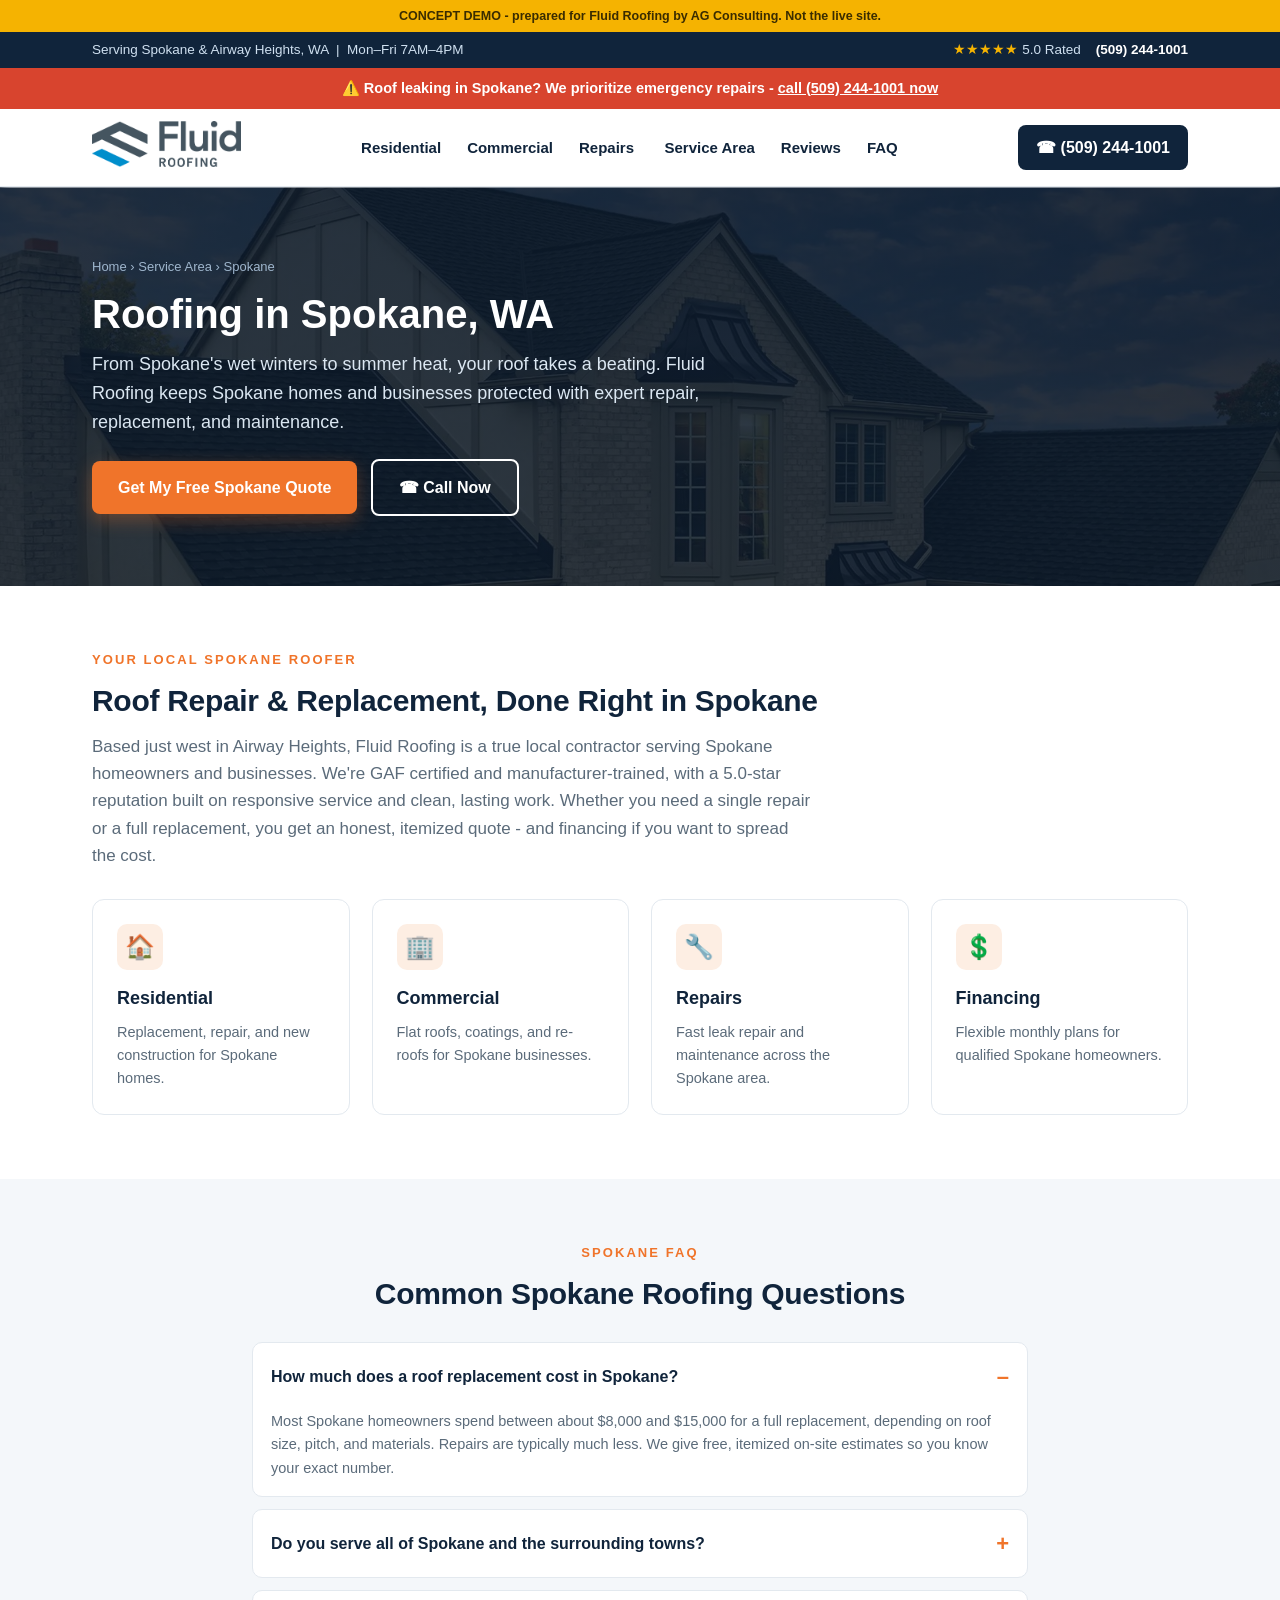
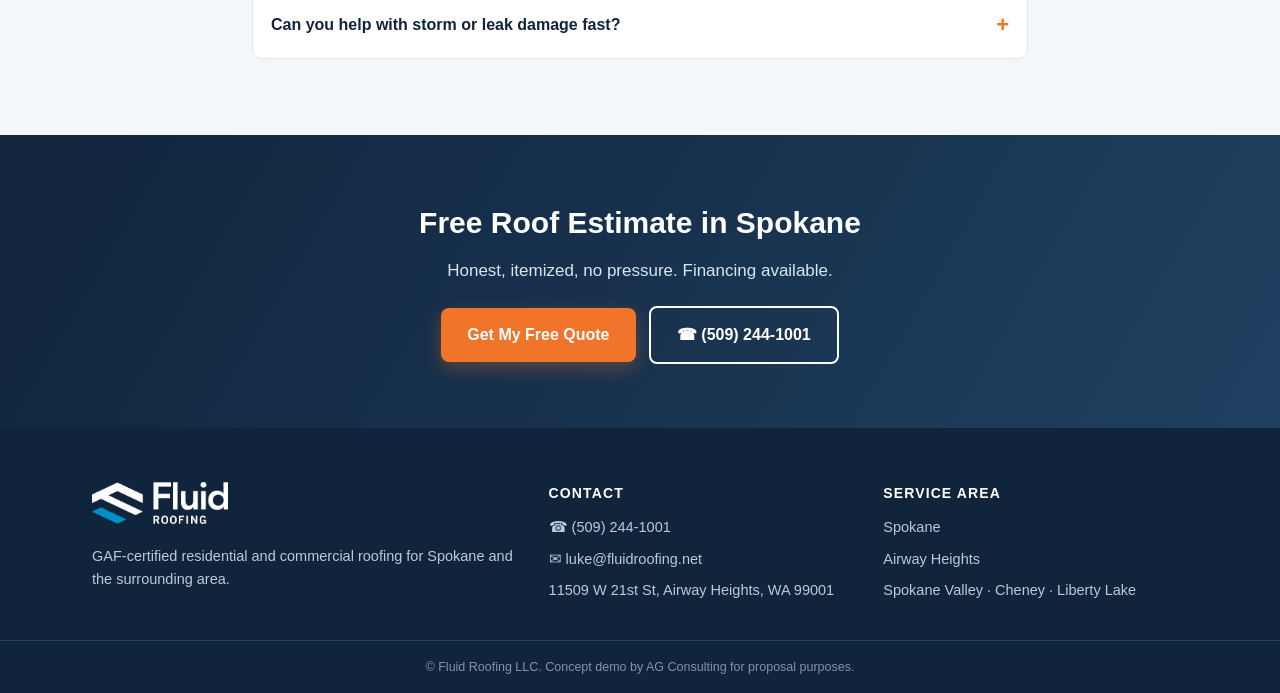
<file: roofing-spokane.html>
<!DOCTYPE html>
<html lang="en">
<head>
<meta charset="utf-8">
<meta name="viewport" content="width=device-width, initial-scale=1">
<title>Roofing Spokane, WA | Roof Repair &amp; Replacement | Fluid Roofing</title>
<meta name="description" content="Spokane's GAF-certified roofing contractor for residential &amp; commercial roof repair and replacement. Financing available, rated 5.0 stars. Free estimates - (509) 244-1001.">
<link rel="icon" type="image/svg+xml" href="favicon.svg">
<link rel="stylesheet" href="styles.css">
</head>
<body>
<div class="demoflag">CONCEPT DEMO - prepared for Fluid Roofing by AG Consulting. Not the live site.</div>
<div class="topbar"><div class="wrap">
  <div>Serving Spokane &amp; Airway Heights, WA &nbsp;|&nbsp; Mon&ndash;Fri 7AM&ndash;4PM</div>
  <div><span class="stars">&#9733;&#9733;&#9733;&#9733;&#9733;</span> 5.0 Rated &nbsp;&nbsp; <a href="tel:+15092441001">(509) 244-1001</a></div>
</div></div>
<div class="emerg">&#9888;&#65039; Roof leaking in Spokane? We prioritize emergency repairs - <a href="tel:+15092441001">call (509) 244-1001 now</a></div>
<header><div class="wrap">
  <a href="index.html"><img class="logo" src="images/logo.png" alt="Fluid Roofing LLC"></a>
  <nav class="main">
    <a href="residential.html">Residential</a><a href="commercial.html">Commercial</a><a href="repairs.html">Repairs</a>
    <a href="index.html#areas">Service Area</a><a href="index.html#reviews">Reviews</a><a href="index.html#faq">FAQ</a>
  </nav>
  <a class="callbtn" href="tel:+15092441001">&#9742; (509) 244-1001</a>
</div></header>

<div class="pagehero"><div class="wrap">
  <div class="crumb"><a href="index.html">Home</a> &rsaquo; <a href="index.html#areas">Service Area</a> &rsaquo; Spokane</div>
  <h1>Roofing in Spokane, WA</h1>
  <p>From Spokane's wet winters to summer heat, your roof takes a beating. Fluid Roofing keeps Spokane homes and businesses protected with expert repair, replacement, and maintenance.</p>
  <div style="margin-top:22px"><a class="btn" href="index.html#quote">Get My Free Spokane Quote</a> &nbsp; <a class="btn ghost" href="tel:+15092441001">&#9742; Call Now</a></div>
</div></div>

<section><div class="wrap reveal">
  <div class="eyebrow">Your Local Spokane Roofer</div>
  <h2 class="sec">Roof Repair &amp; Replacement, Done Right in Spokane</h2>
  <p class="lead">Based just west in Airway Heights, Fluid Roofing is a true local contractor serving Spokane homeowners and businesses. We're GAF certified and manufacturer-trained, with a 5.0-star reputation built on responsive service and clean, lasting work. Whether you need a single repair or a full replacement, you get an honest, itemized quote - and financing if you want to spread the cost.</p>
  <div class="grid3" style="margin-top:30px">
    <div class="card"><div class="ic">&#127968;</div><h3><a href="residential.html">Residential</a></h3><p>Replacement, repair, and new construction for Spokane homes.</p></div>
    <div class="card"><div class="ic">&#127970;</div><h3><a href="commercial.html">Commercial</a></h3><p>Flat roofs, coatings, and re-roofs for Spokane businesses.</p></div>
    <div class="card"><div class="ic">&#128295;</div><h3><a href="repairs.html">Repairs</a></h3><p>Fast leak repair and maintenance across the Spokane area.</p></div>
    <div class="card"><div class="ic">&#128178;</div><h3>Financing</h3><p>Flexible monthly plans for qualified Spokane homeowners.</p></div>
  </div>
</div></section>

<section style="background:var(--bg)"><div class="wrap reveal" style="max-width:820px">
  <div class="eyebrow" style="display:block;text-align:center">Spokane FAQ</div>
  <h2 class="sec" style="text-align:center">Common Spokane Roofing Questions</h2>
  <div style="margin-top:24px">
    <details open><summary>How much does a roof replacement cost in Spokane?</summary><p>Most Spokane homeowners spend between about $8,000 and $15,000 for a full replacement, depending on roof size, pitch, and materials. Repairs are typically much less. We give free, itemized on-site estimates so you know your exact number.</p></details>
    <details><summary>Do you serve all of Spokane and the surrounding towns?</summary><p>Yes - Spokane, Spokane Valley, Airway Heights, Cheney, Liberty Lake, Medical Lake, Deer Park and more. If you're in the greater Spokane area, we've got you covered.</p></details>
    <details><summary>Can you help with storm or leak damage fast?</summary><p>Leaks and storm damage get priority. Call (509) 244-1001 and we'll get out to assess before the damage spreads.</p></details>
  </div>
</div></section>

<section class="band"><div class="wrap reveal">
  <h2>Free Roof Estimate in Spokane</h2>
  <p>Honest, itemized, no pressure. Financing available.</p>
  <a class="btn" href="index.html#quote">Get My Free Quote</a> &nbsp; <a class="btn ghost" href="tel:+15092441001">&#9742; (509) 244-1001</a>
</div></section>

<footer><div class="wrap">
  <div><img src="images/logo-white.png" alt="Fluid Roofing LLC" loading="lazy"><p>GAF-certified residential and commercial roofing for Spokane and the surrounding area.</p></div>
  <div><h4>Contact</h4><div class="li">&#9742; <a href="tel:+15092441001">(509) 244-1001</a></div><div class="li">&#9993; <a href="mailto:luke@fluidroofing.net">luke@fluidroofing.net</a></div><div class="li">11509 W 21st St, Airway Heights, WA 99001</div></div>
  <div><h4>Service Area</h4><div class="li"><a href="roofing-spokane.html">Spokane</a></div><div class="li"><a href="roofing-airway-heights.html">Airway Heights</a></div><div class="li">Spokane Valley &middot; Cheney &middot; Liberty Lake</div></div>
</div><div class="subfoot">&copy; Fluid Roofing LLC. Concept demo by AG Consulting for proposal purposes.</div></footer>
<a class="mcall" href="tel:+15092441001">&#9742; Tap to Call (509) 244-1001</a>

<script type="application/ld+json">
{"@context":"https://schema.org","@type":"RoofingContractor","name":"Fluid Roofing LLC","telephone":"+1-509-244-1001","url":"https://andrei170.github.io/fluid-roofing-demo/roofing-spokane.html","areaServed":{"@type":"City","name":"Spokane, WA"},"address":{"@type":"PostalAddress","streetAddress":"11509 W 21st St","addressLocality":"Airway Heights","addressRegion":"WA","postalCode":"99001","addressCountry":"US"},"aggregateRating":{"@type":"AggregateRating","ratingValue":"5.0","reviewCount":"10"}}
</script>
<script type="application/ld+json">
{"@context":"https://schema.org","@type":"BreadcrumbList","itemListElement":[
{"@type":"ListItem","position":1,"name":"Home","item":"https://andrei170.github.io/fluid-roofing-demo/"},
{"@type":"ListItem","position":2,"name":"Service Area","item":"https://andrei170.github.io/fluid-roofing-demo/#areas"},
{"@type":"ListItem","position":3,"name":"Spokane","item":"https://andrei170.github.io/fluid-roofing-demo/roofing-spokane.html"}]}
</script>
<script src="script.js"></script>
</body>
</html>
</file>
<file: styles.css>
:root{
  --navy:#10243b; --navy2:#16314f; --steel:#1f4061; --ink:#13202e; --paper:#ffffff;
  --mut:#5b6b7a; --line:#e3e9ef; --bg:#f4f7fa; --accent:#f0742a; --accent2:#d75f18;
  --gold:#f5b301; --good:#1f9d57; --red:#d8442e;
}
*{box-sizing:border-box;margin:0;padding:0}
html{scroll-behavior:smooth}
body{font-family:-apple-system,BlinkMacSystemFont,'Segoe UI',Roboto,Helvetica,Arial,sans-serif;color:var(--ink);background:var(--paper);line-height:1.6;-webkit-font-smoothing:antialiased}
a{color:inherit;text-decoration:none}
img{max-width:100%}
.wrap{max-width:1140px;margin:0 auto;padding:0 22px}
.btn{display:inline-block;background:var(--accent);color:#fff;font-weight:700;padding:14px 26px;border-radius:8px;border:none;cursor:pointer;font-size:16px;transition:.15s;box-shadow:0 6px 18px rgba(240,116,42,.32)}
.btn:hover{background:var(--accent2);transform:translateY(-1px)}
.btn.ghost{background:transparent;border:2px solid #fff;box-shadow:none}
.btn.ghost:hover{background:rgba(255,255,255,.12)}
.btn.navybtn{background:var(--navy)}.btn.navybtn:hover{background:var(--steel)}
.eyebrow{letter-spacing:.16em;text-transform:uppercase;font-size:13px;font-weight:700;color:var(--accent)}
h2.sec{font-size:30px;font-weight:800;color:var(--navy);margin:6px 0 8px;letter-spacing:-.01em}
.lead{color:var(--mut);font-size:17px;max-width:720px}
section{padding:64px 0}

/* reveal animation */
.reveal{opacity:0;transform:translateY(24px);transition:opacity .6s ease,transform .6s ease}
.reveal.in{opacity:1;transform:none}

/* top bar */
.demoflag{background:var(--gold);color:#3a2c00;text-align:center;font-size:12.5px;font-weight:700;padding:6px}
.topbar{background:var(--navy);color:#cfe0f0;font-size:13.5px}
.topbar .wrap{display:flex;justify-content:space-between;align-items:center;padding:7px 22px;flex-wrap:wrap;gap:6px}
.topbar a{color:#fff;font-weight:600}
.topbar .stars{color:var(--gold)}

/* header */
header{position:sticky;top:0;z-index:50;background:rgba(255,255,255,.97);backdrop-filter:blur(6px);border-bottom:1px solid var(--line)}
header .wrap{display:flex;align-items:center;justify-content:space-between;padding:12px 22px}
header img.logo{height:46px}
nav.main a{margin:0 13px;font-weight:600;color:var(--navy);font-size:15px}
nav.main a:hover{color:var(--accent)}
.callbtn{display:inline-flex;align-items:center;gap:8px;background:var(--navy);color:#fff;padding:10px 18px;border-radius:8px;font-weight:700}
.callbtn:hover{background:var(--steel)}
@media(max-width:980px){nav.main{display:none}}

/* emergency strip */
.emerg{background:var(--red);color:#fff;text-align:center;font-weight:700;font-size:14.5px;padding:9px 14px}
.emerg a{text-decoration:underline}

/* hero */
.hero{position:relative;color:#fff;background:linear-gradient(rgba(13,28,46,.78),rgba(13,28,46,.72)),url('images/hero.jpg') center/cover no-repeat}
.hero .wrap{padding:0 22px;display:grid;grid-template-columns:1.1fr .9fr;gap:38px;align-items:center;min-height:560px}
@media(max-width:980px){.hero .wrap{grid-template-columns:1fr;padding:48px 22px;min-height:0}}
.hero h1{font-size:46px;line-height:1.08;font-weight:900;letter-spacing:-.02em}
@media(max-width:980px){.hero h1{font-size:34px}}
.hero p.sub{font-size:19px;color:#e7eef6;margin:16px 0 26px;max-width:560px}
.hero .cta{display:flex;gap:14px;flex-wrap:wrap}
.badges{display:flex;gap:20px;margin-top:30px;flex-wrap:wrap;color:#dce7f2;font-size:14px;font-weight:600}
.badges span{display:inline-flex;align-items:center;gap:7px}
.badges b{color:var(--gold)}
.pagehero{background:linear-gradient(rgba(13,28,46,.85),rgba(13,28,46,.8)),url('images/hero.jpg') center/cover no-repeat;color:#fff;padding:70px 0}
.pagehero h1{font-size:40px;font-weight:900;line-height:1.1;max-width:760px}
.pagehero p{color:#dbe7f2;font-size:18px;margin-top:14px;max-width:640px}
.crumb{font-size:13px;color:#9fb6cd;margin-bottom:14px}
.crumb a:hover{color:#fff}

/* quote / multistep form */
.quote{background:#fff;color:var(--ink);border-radius:14px;padding:24px;box-shadow:0 24px 60px rgba(0,0,0,.3)}
.quote h3{color:var(--navy);font-size:21px;font-weight:800}
.quote p.small{color:var(--mut);font-size:13.5px;margin:4px 0 14px}
.progress{display:flex;gap:6px;margin-bottom:16px}
.progress i{height:5px;flex:1;background:var(--line);border-radius:99px}
.progress i.on{background:var(--accent)}
.step{display:none}.step.active{display:block;animation:fade .25s ease}
@keyframes fade{from{opacity:0;transform:translateY(6px)}to{opacity:1;transform:none}}
.steplabel{font-size:12px;font-weight:700;text-transform:uppercase;letter-spacing:.1em;color:var(--mut);margin-bottom:10px}
.opts{display:grid;grid-template-columns:1fr 1fr;gap:10px;margin-bottom:6px}
.opt{border:1.5px solid var(--line);border-radius:10px;padding:13px;cursor:pointer;font-weight:600;font-size:14.5px;text-align:center;transition:.12s;background:#fbfcfe}
.opt:hover{border-color:#c4d2e0}
.opt.sel{border-color:var(--accent);background:#fdeee3;color:var(--accent2)}
.quote input,.quote select,.quote textarea{width:100%;padding:11px 13px;border:1px solid var(--line);border-radius:8px;margin-bottom:10px;font-size:15px;font-family:inherit;background:#fbfcfe}
.quote .row2{display:grid;grid-template-columns:1fr 1fr;gap:10px}
.formnav{display:flex;gap:10px;margin-top:6px}
.formnav .btn{flex:1}
.btn.back{background:#eef2f6;color:var(--navy);box-shadow:none}
.btn.back:hover{background:#e2e8ef}
.quote .ok{display:none;text-align:center;padding:26px 18px;background:#eafaf0;border:1px solid #b7e6c9;border-radius:10px;color:#176a3c}
.quote .ok b{display:block;font-size:18px;margin-bottom:6px}
.err{color:var(--red);font-size:13px;margin-bottom:8px;display:none}

/* trust strip */
.trust{background:var(--navy2);color:#dbe7f2}
.trust .wrap{display:flex;justify-content:space-around;gap:18px;padding:20px 22px;flex-wrap:wrap;text-align:center}
.trust .item b{display:block;font-size:24px;color:#fff;font-weight:800}
.trust .item span{font-size:13px;letter-spacing:.04em;text-transform:uppercase}

/* cards */
.grid3{display:grid;grid-template-columns:repeat(2,1fr);gap:22px;margin-top:34px}
@media(min-width:880px){.grid3{grid-template-columns:repeat(4,1fr)}}
.card{background:#fff;border:1px solid var(--line);border-radius:12px;padding:24px;transition:.15s}
.card:hover{box-shadow:0 14px 34px rgba(16,36,59,.12);transform:translateY(-3px);border-color:#cdd8e3}
.card .ic{width:46px;height:46px;border-radius:10px;background:#fdeee3;display:flex;align-items:center;justify-content:center;font-size:24px;margin-bottom:14px}
.card h3{color:var(--navy);font-size:18px;font-weight:800;margin-bottom:8px}
.card h3 a:hover{color:var(--accent)}
.card p{color:var(--mut);font-size:14.5px}
.card .more{display:inline-block;margin-top:12px;color:var(--accent);font-weight:700;font-size:13.5px}

/* split */
.split{display:grid;grid-template-columns:1fr 1fr;gap:46px;align-items:center}
@media(max-width:880px){.split{grid-template-columns:1fr}}
.split img{width:100%;border-radius:14px;box-shadow:0 18px 40px rgba(16,36,59,.18)}
.ticks{list-style:none;margin-top:18px}
.ticks li{padding:8px 0 8px 30px;position:relative;font-weight:600;color:var(--ink)}
.ticks li:before{content:"\2713";position:absolute;left:0;color:#fff;background:var(--good);width:20px;height:20px;border-radius:50%;font-size:12px;display:flex;align-items:center;justify-content:center;top:11px}

/* financing band */
.fin{background:linear-gradient(120deg,#0c1d30,#1f4061);color:#fff}
.fin .wrap{display:grid;grid-template-columns:1.3fr 1fr;gap:32px;align-items:center}
@media(max-width:880px){.fin .wrap{grid-template-columns:1fr;text-align:center}}
.fin h2{font-size:28px;font-weight:800;margin-bottom:10px}
.fin p{color:#d6e3f0;font-size:16px}
.fin .pricebox{background:rgba(255,255,255,.08);border:1px solid rgba(255,255,255,.16);border-radius:14px;padding:24px;text-align:center}
.fin .pricebox .big{font-size:38px;font-weight:900;color:var(--gold)}
.fin .pricebox span{font-size:13px;color:#cdddec;text-transform:uppercase;letter-spacing:.08em}

/* area */
.area{background:var(--bg)}
.chips{display:flex;flex-wrap:wrap;gap:10px;margin-top:24px}
.chips a,.chips span{background:#fff;border:1px solid var(--line);border-radius:999px;padding:9px 16px;font-weight:600;color:var(--navy);font-size:14px;transition:.12s}
.chips a:hover{border-color:var(--accent);color:var(--accent)}

/* reviews */
.revgrid{display:grid;grid-template-columns:repeat(auto-fit,minmax(280px,1fr));gap:20px;margin-top:34px}
.rev{background:#fff;border:1px solid var(--line);border-radius:12px;padding:22px}
.rev .s{color:var(--gold);font-size:17px;letter-spacing:2px}
.rev p{font-size:14.5px;color:#33414f;margin:10px 0 14px;font-style:italic}
.rev .who{font-weight:700;color:var(--navy);font-size:14px}

/* certs */
.certs{text-align:center}
.certrow{display:flex;justify-content:center;align-items:center;gap:44px;flex-wrap:wrap;margin-top:28px}
.certrow img{height:54px;opacity:.85}

/* cta band */
.band{background:linear-gradient(120deg,var(--navy),var(--steel));color:#fff;text-align:center}
.band h2{font-size:30px;font-weight:800;margin-bottom:10px}
.band p{color:#d9e6f2;margin-bottom:22px;font-size:17px}

/* faq */
details{background:#fff;border:1px solid var(--line);border-radius:10px;padding:0 18px;margin-bottom:12px}
details summary{cursor:pointer;font-weight:700;color:var(--navy);padding:16px 0;list-style:none;display:flex;justify-content:space-between;align-items:center;font-size:16px}
details summary::-webkit-details-marker{display:none}
details summary:after{content:"+";font-size:22px;color:var(--accent)}
details[open] summary:after{content:"\2013"}
details p{color:var(--mut);padding:0 0 16px;font-size:14.5px}

/* footer */
footer{background:var(--navy);color:#b9cadb;font-size:14.5px}
footer .wrap{display:grid;grid-template-columns:1.4fr 1fr 1fr;gap:30px;padding:54px 22px 30px}
@media(max-width:880px){footer .wrap{grid-template-columns:1fr}}
footer img{height:42px;margin-bottom:14px}
footer h4{color:#fff;font-size:14px;text-transform:uppercase;letter-spacing:.08em;margin-bottom:12px}
footer a:hover{color:#fff}
footer .li{margin-bottom:8px}
.subfoot{border-top:1px solid #244562;text-align:center;padding:16px;color:#7f95ab;font-size:12.5px}

/* trust badge bar */
.tbadges{background:#fff;border-bottom:1px solid var(--line)}
.tbadges .wrap{display:flex;justify-content:center;gap:14px;flex-wrap:wrap;padding:16px 22px}
.tbadge{display:inline-flex;align-items:center;gap:8px;font-weight:700;color:var(--navy);font-size:13.5px;background:var(--bg);border:1px solid var(--line);border-radius:999px;padding:8px 16px}
.tbadge .d{color:var(--good);font-size:15px}

/* how it works */
.how .steps{display:grid;grid-template-columns:repeat(3,1fr);gap:22px;margin-top:34px}
@media(max-width:880px){.how .steps{grid-template-columns:1fr}}
.how .stp{position:relative;background:#fff;border:1px solid var(--line);border-radius:12px;padding:28px 24px}
.how .n{width:42px;height:42px;border-radius:50%;background:var(--accent);color:#fff;font-weight:800;font-size:19px;display:flex;align-items:center;justify-content:center;margin-bottom:16px}
.how h3{color:var(--navy);font-size:19px;font-weight:800;margin-bottom:8px}
.how p{color:var(--mut);font-size:14.5px}

/* estimate calculator */
.calc{background:linear-gradient(120deg,#0c1d30,#1f4061);color:#fff}
.calc .wrap{text-align:center}
.calc .lead{color:#d3e1f0;margin:0 auto}
.calcbox{background:rgba(255,255,255,.06);border:1px solid rgba(255,255,255,.16);border-radius:16px;padding:28px;margin:30px auto 0;max-width:760px;text-align:left}
.calcrow{margin-bottom:20px}
.calcrow > label{display:block;font-size:12px;font-weight:700;text-transform:uppercase;letter-spacing:.1em;color:#a9c2da;margin-bottom:10px}
.segbtns{display:flex;gap:10px;flex-wrap:wrap}
.segbtns button{flex:1;min-width:130px;background:rgba(255,255,255,.05);border:1.5px solid rgba(255,255,255,.18);color:#eaf2fa;padding:13px 12px;border-radius:10px;font-weight:600;font-size:14.5px;cursor:pointer;transition:.12s;font-family:inherit}
.segbtns button:hover{border-color:var(--accent)}
.segbtns button.sel{background:var(--accent);border-color:var(--accent);color:#fff}
.calcout{margin-top:24px;text-align:center;border-top:1px solid rgba(255,255,255,.14);padding-top:22px}
.calcout > span{font-size:12px;text-transform:uppercase;letter-spacing:.12em;color:#a9c2da}
.calcout .range{font-size:38px;font-weight:900;color:var(--gold);margin:8px 0 6px;line-height:1}
@media(max-width:560px){.calcout .range{font-size:28px}}
.calcout .disc{font-size:12.5px;color:#9fb6cd;max-width:520px;margin:0 auto 18px}

/* sticky mobile call */
.mcall{display:none}
@media(max-width:980px){.mcall{display:flex;position:fixed;bottom:0;left:0;right:0;z-index:60;background:var(--accent);color:#fff;justify-content:center;align-items:center;gap:8px;padding:14px;font-weight:800;font-size:17px;box-shadow:0 -4px 16px rgba(0,0,0,.2)}}
</file>
